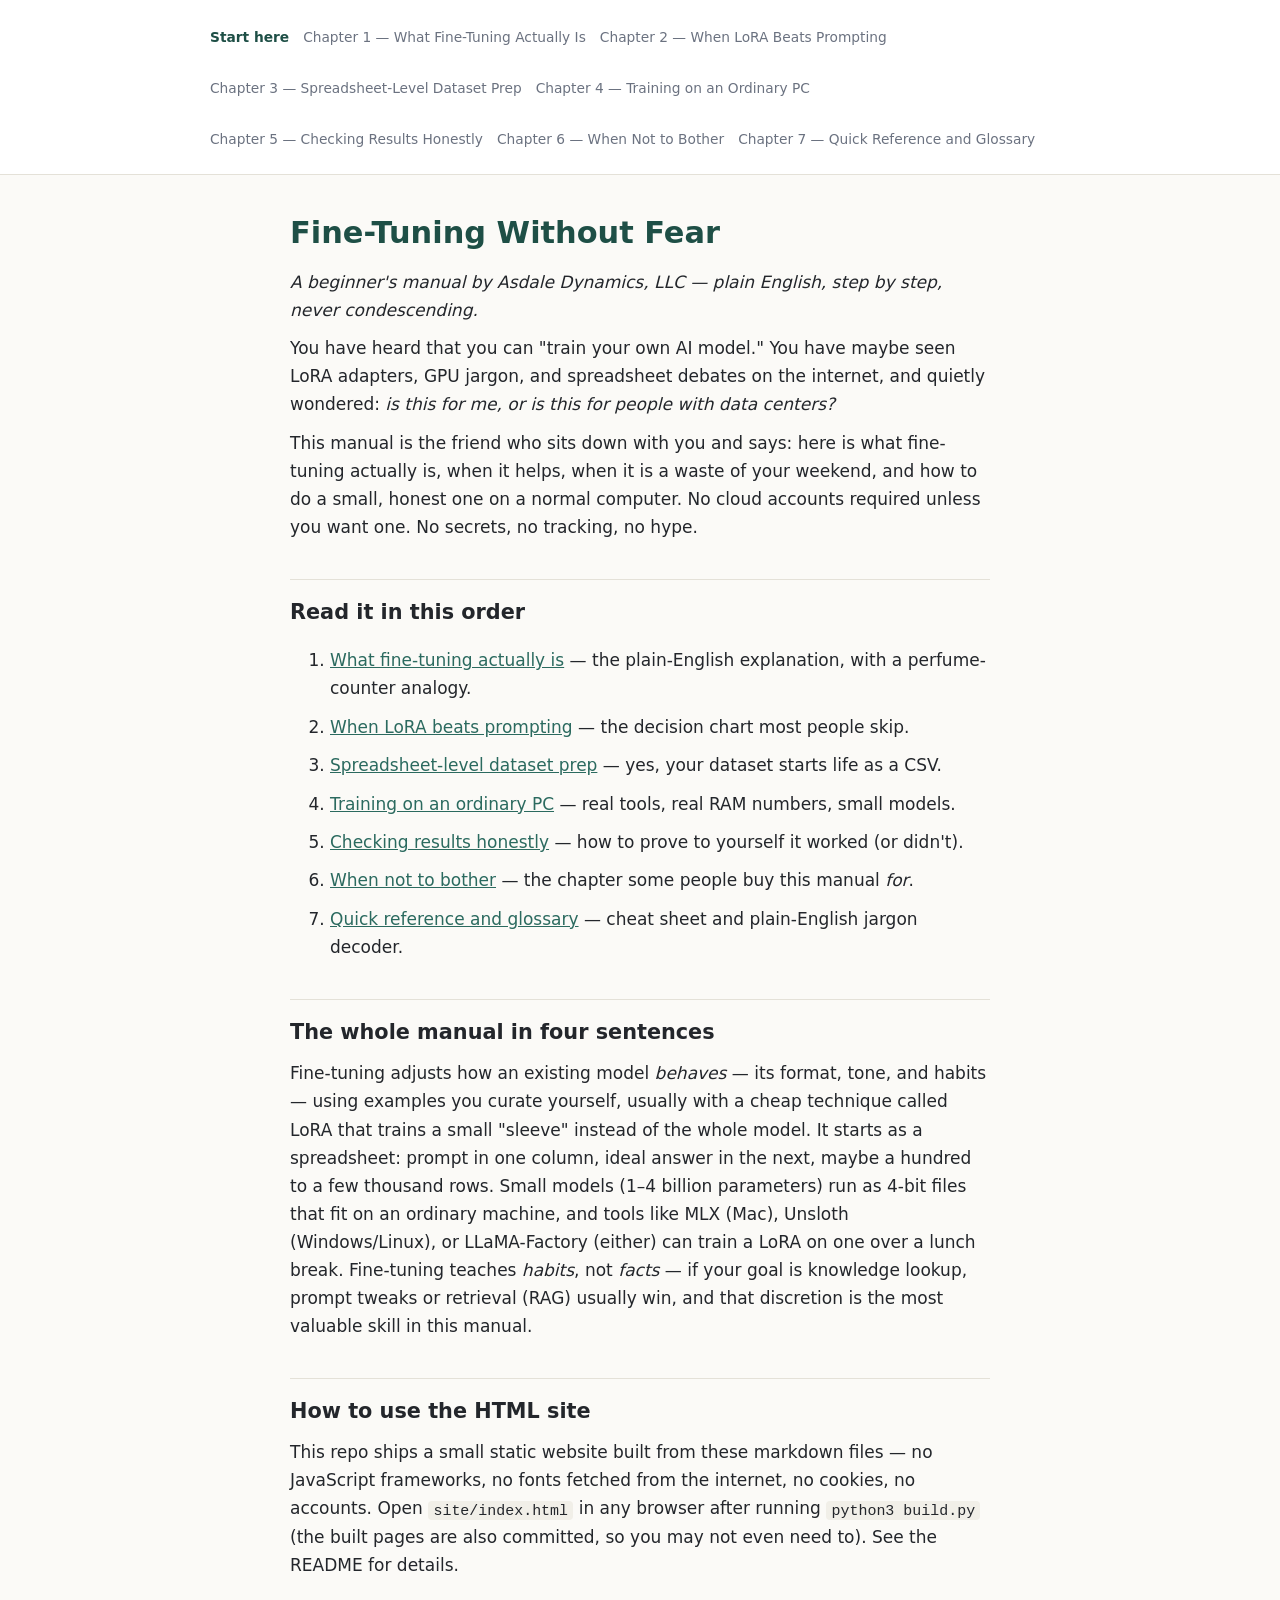
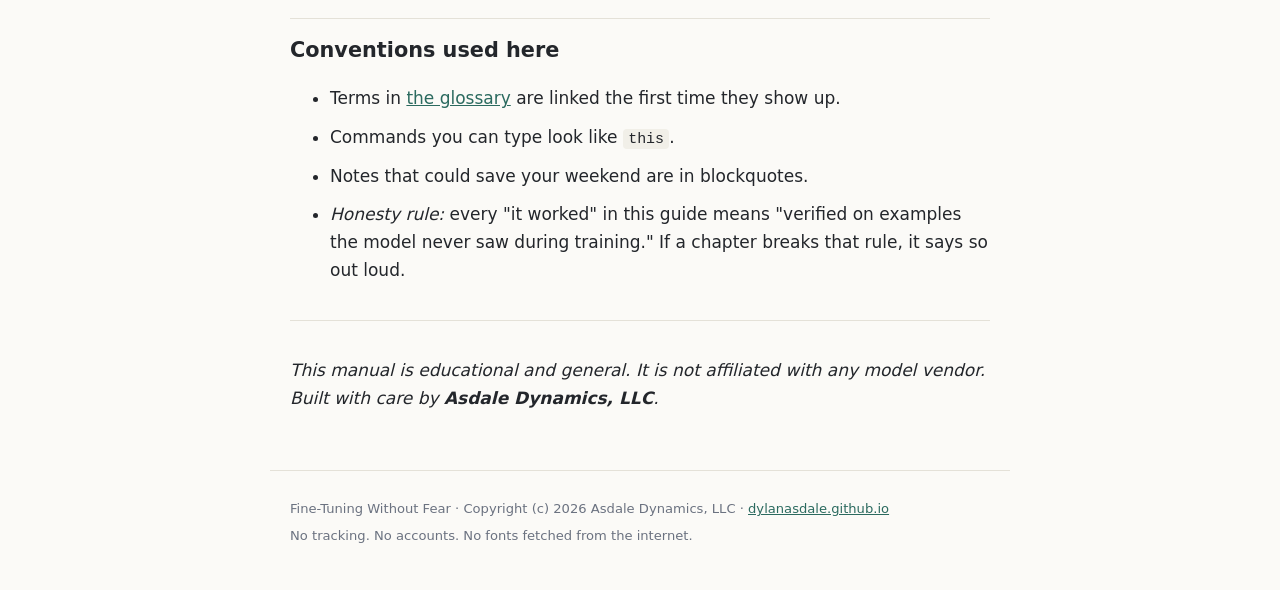
<file: site/index.html>
<!DOCTYPE html>
<html lang="en">
<head>
<meta charset="utf-8">
<meta name="viewport" content="width=device-width, initial-scale=1">
<meta name="description" content="Fine-Tuning Without Fear - a beginner's manual by Asdale Dynamics, LLC">
<title>Fine-Tuning Without Fear · Fine-Tuning Without Fear</title>
<link rel="stylesheet" href="style.css">
</head>
<body>
<nav>
<ul>
<li><a class="current" href="index.html">Start here</a></li><li><a href="01-what-fine-tuning-actually-is.html">Chapter 1 — What Fine-Tuning Actually Is</a></li><li><a href="02-when-lora-beats-prompting.html">Chapter 2 — When LoRA Beats Prompting</a></li><li><a href="03-dataset-prep-spreadsheet-level.html">Chapter 3 — Spreadsheet-Level Dataset Prep</a></li><li><a href="04-training-on-an-ordinary-pc.html">Chapter 4 — Training on an Ordinary PC</a></li><li><a href="05-checking-results-honestly.html">Chapter 5 — Checking Results Honestly</a></li><li><a href="06-when-not-to-bother.html">Chapter 6 — When Not to Bother</a></li><li><a href="07-quick-reference-and-glossary.html">Chapter 7 — Quick Reference and Glossary</a></li>
</ul>
</nav>
<main>
<h1 id="finetuning-without-fear">Fine-Tuning Without Fear</h1>
<p><em>A beginner's manual by Asdale Dynamics, LLC — plain English, step by step, never condescending.</em></p>
<p>You have heard that you can "train your own AI model." You have maybe seen LoRA adapters, GPU jargon, and spreadsheet debates on the internet, and quietly wondered: <em>is this for me, or is this for people with data centers?</em></p>
<p>This manual is the friend who sits down with you and says: here is what fine-tuning actually is, when it helps, when it is a waste of your weekend, and how to do a small, honest one on a normal computer. No cloud accounts required unless you want one. No secrets, no tracking, no hype.</p>
<h2 id="read-it-in-this-order">Read it in this order</h2>
<ol>
<li><a href="01-what-fine-tuning-actually-is.html">What fine-tuning actually is</a> — the plain-English explanation, with a perfume-counter analogy.</li>
<li><a href="02-when-lora-beats-prompting.html">When LoRA beats prompting</a> — the decision chart most people skip.</li>
<li><a href="03-dataset-prep-spreadsheet-level.html">Spreadsheet-level dataset prep</a> — yes, your dataset starts life as a CSV.</li>
<li><a href="04-training-on-an-ordinary-pc.html">Training on an ordinary PC</a> — real tools, real RAM numbers, small models.</li>
<li><a href="05-checking-results-honestly.html">Checking results honestly</a> — how to prove to yourself it worked (or didn't).</li>
<li><a href="06-when-not-to-bother.html">When not to bother</a> — the chapter some people buy this manual <em>for</em>.</li>
<li><a href="07-quick-reference-and-glossary.html">Quick reference and glossary</a> — cheat sheet and plain-English jargon decoder.</li>
</ol>
<h2 id="the-whole-manual-in-four-sentences">The whole manual in four sentences</h2>
<p>Fine-tuning adjusts how an existing model <em>behaves</em> — its format, tone, and habits — using examples you curate yourself, usually with a cheap technique called LoRA that trains a small "sleeve" instead of the whole model. It starts as a spreadsheet: prompt in one column, ideal answer in the next, maybe a hundred to a few thousand rows. Small models (1–4 billion parameters) run as 4-bit files that fit on an ordinary machine, and tools like MLX (Mac), Unsloth (Windows/Linux), or LLaMA-Factory (either) can train a LoRA on one over a lunch break. Fine-tuning teaches <em>habits</em>, not <em>facts</em> — if your goal is knowledge lookup, prompt tweaks or retrieval (RAG) usually win, and that discretion is the most valuable skill in this manual.</p>
<h2 id="how-to-use-the-html-site">How to use the HTML site</h2>
<p>This repo ships a small static website built from these markdown files — no JavaScript frameworks, no fonts fetched from the internet, no cookies, no accounts. Open <code>site/index.html</code> in any browser after running <code>python3 build.py</code> (the built pages are also committed, so you may not even need to). See the README for details.</p>
<h2 id="conventions-used-here">Conventions used here</h2>
<ul>
<li>Terms in <a href="07-quick-reference-and-glossary.html">the glossary</a> are linked the first time they show up.</li>
<li>Commands you can type look like <code>this</code>.</li>
<li>Notes that could save your weekend are in blockquotes.</li>
<li><em>Honesty rule:</em> every "it worked" in this guide means "verified on examples the model never saw during training." If a chapter breaks that rule, it says so out loud.</li>
</ul>
<hr>
<p><em>This manual is educational and general. It is not affiliated with any model vendor. Built with care by <strong>Asdale Dynamics, LLC</strong>.</em></p>
</main>
<footer>
<p>Fine-Tuning Without Fear &middot; Copyright (c) 2026 Asdale Dynamics, LLC &middot; <a href="https://dylanasdale.github.io">dylanasdale.github.io</a></p>
<p>No tracking. No accounts. No fonts fetched from the internet.</p>
</footer>
</body>
</html>
</file>
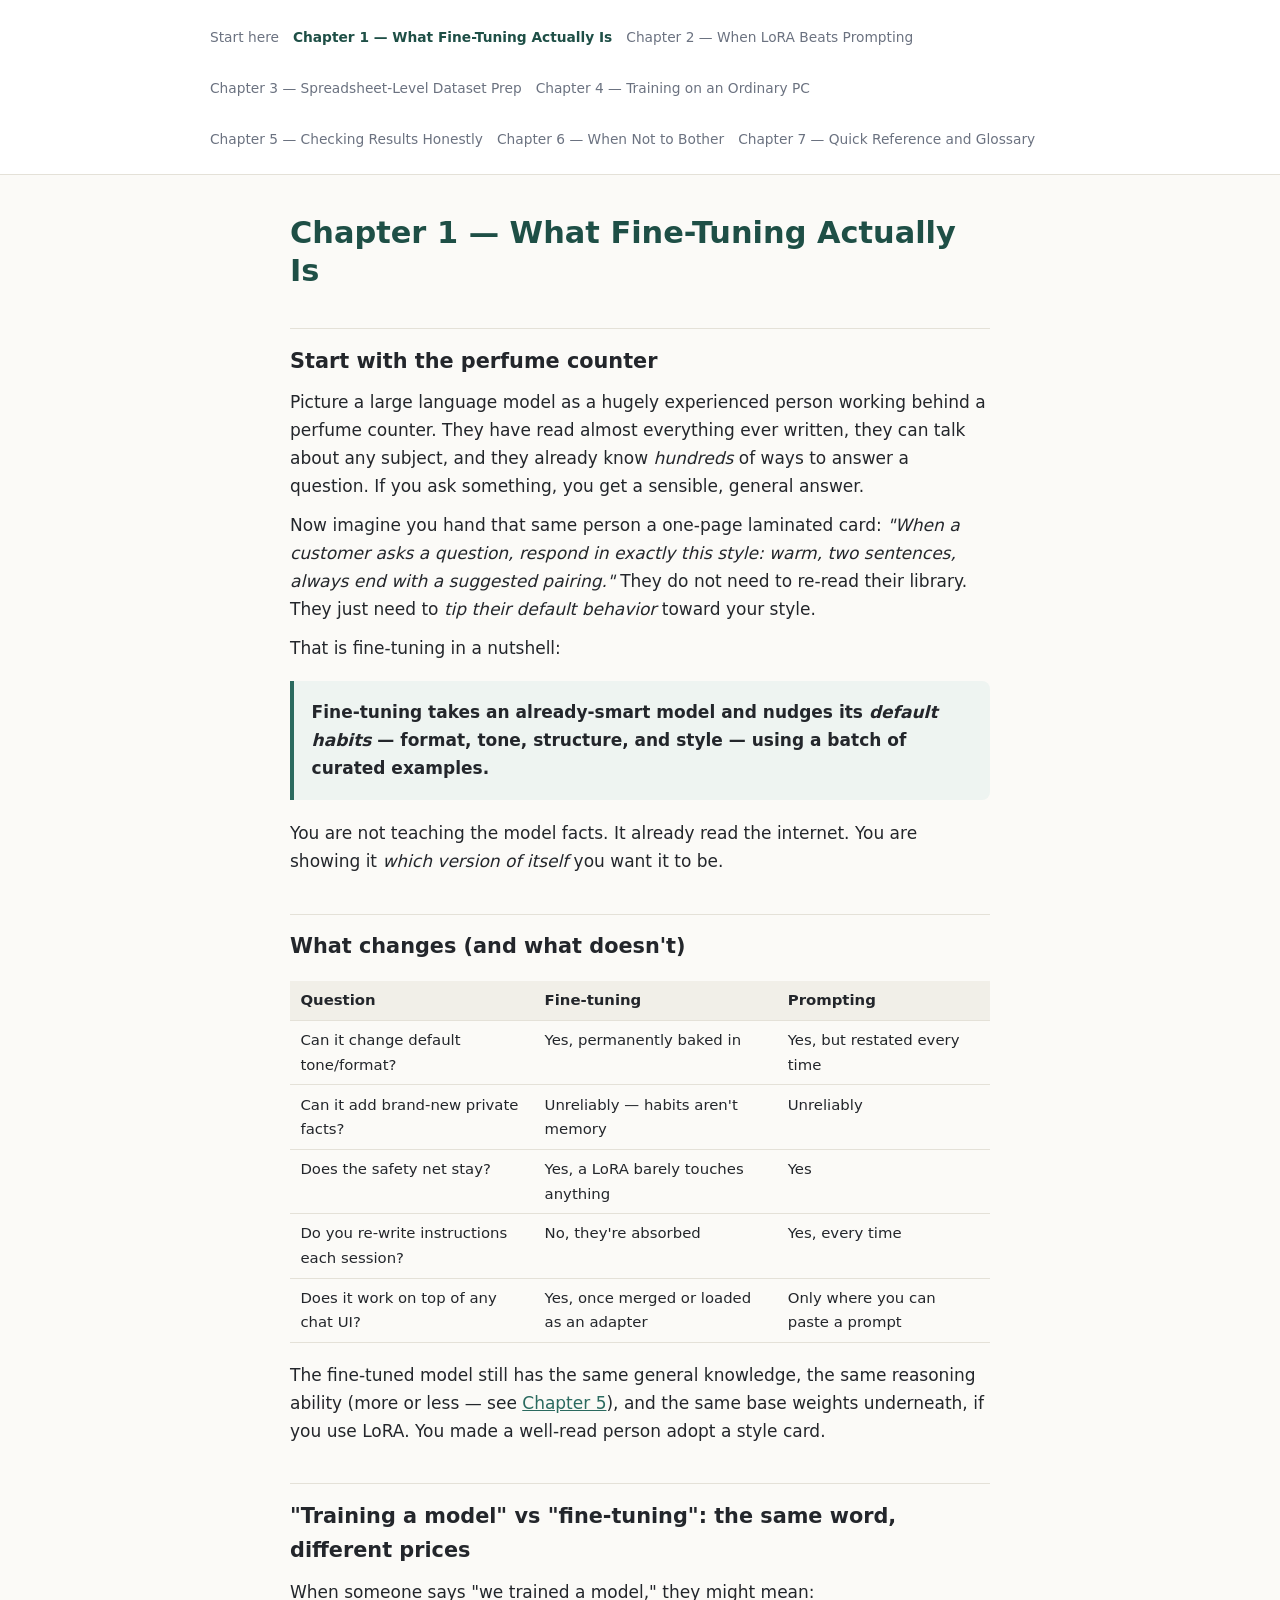
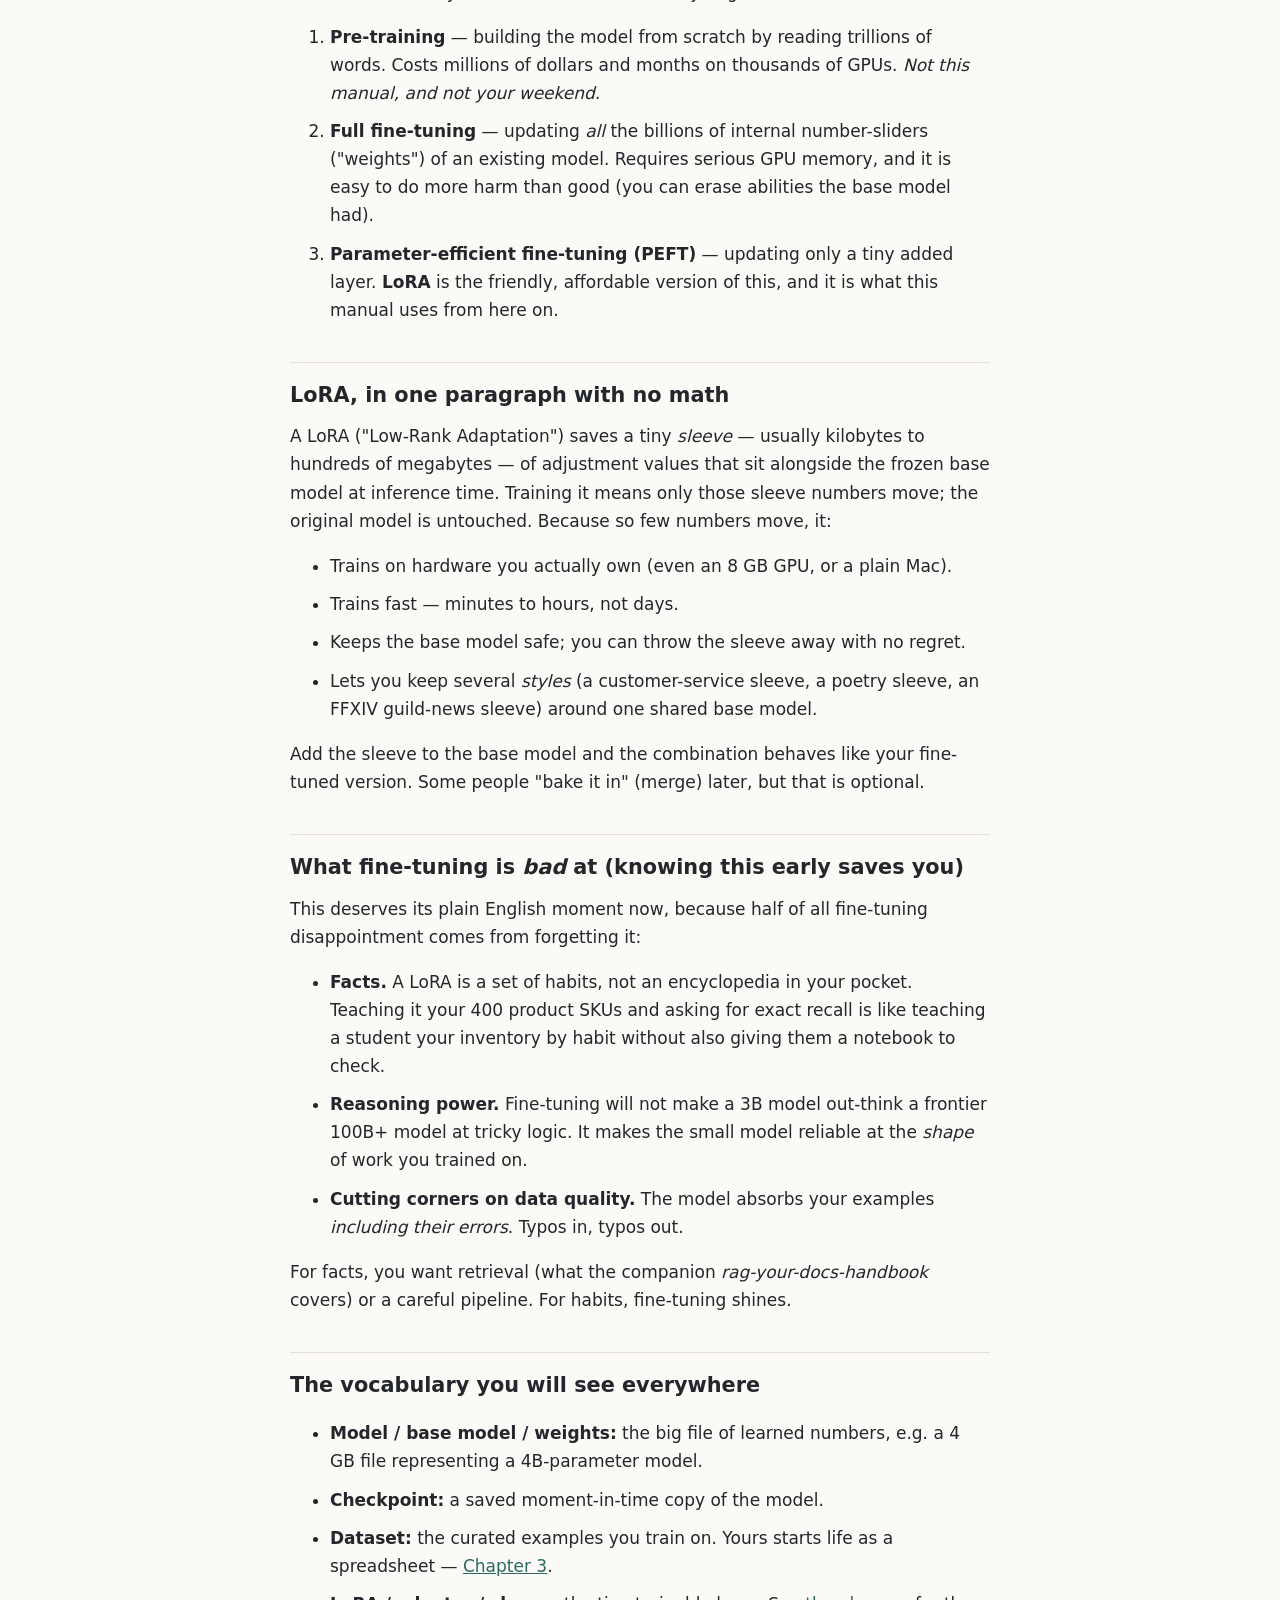
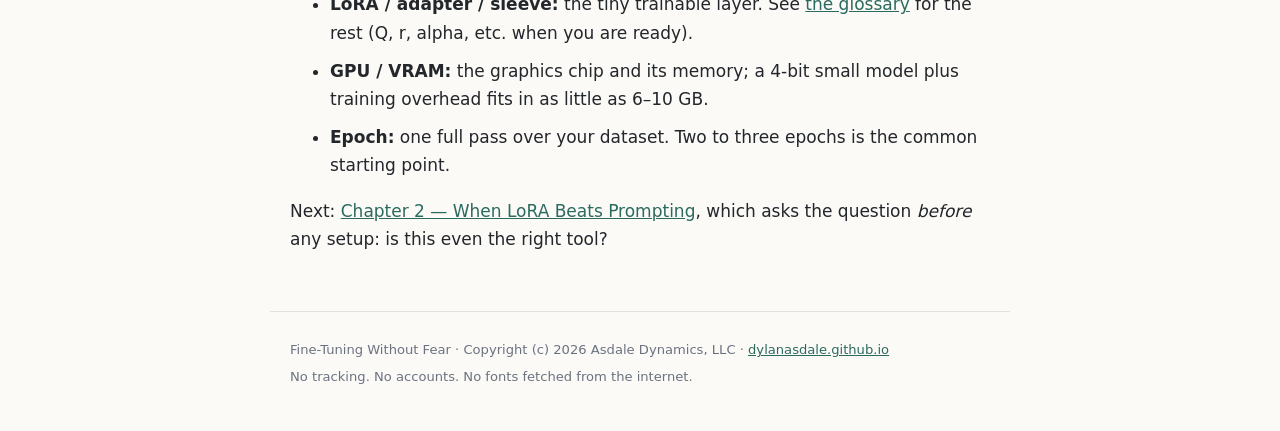
<file: site/01-what-fine-tuning-actually-is.html>
<!DOCTYPE html>
<html lang="en">
<head>
<meta charset="utf-8">
<meta name="viewport" content="width=device-width, initial-scale=1">
<meta name="description" content="Fine-Tuning Without Fear - a beginner's manual by Asdale Dynamics, LLC">
<title>Chapter 1 — What Fine-Tuning Actually Is · Fine-Tuning Without Fear</title>
<link rel="stylesheet" href="style.css">
</head>
<body>
<nav>
<ul>
<li><a href="index.html">Start here</a></li><li><a class="current" href="01-what-fine-tuning-actually-is.html">Chapter 1 — What Fine-Tuning Actually Is</a></li><li><a href="02-when-lora-beats-prompting.html">Chapter 2 — When LoRA Beats Prompting</a></li><li><a href="03-dataset-prep-spreadsheet-level.html">Chapter 3 — Spreadsheet-Level Dataset Prep</a></li><li><a href="04-training-on-an-ordinary-pc.html">Chapter 4 — Training on an Ordinary PC</a></li><li><a href="05-checking-results-honestly.html">Chapter 5 — Checking Results Honestly</a></li><li><a href="06-when-not-to-bother.html">Chapter 6 — When Not to Bother</a></li><li><a href="07-quick-reference-and-glossary.html">Chapter 7 — Quick Reference and Glossary</a></li>
</ul>
</nav>
<main>
<h1 id="chapter-1-what-finetuning-actually-is">Chapter 1 — What Fine-Tuning Actually Is</h1>
<h2 id="start-with-the-perfume-counter">Start with the perfume counter</h2>
<p>Picture a large language model as a hugely experienced person working behind a perfume counter. They have read almost everything ever written, they can talk about any subject, and they already know <em>hundreds</em> of ways to answer a question. If you ask something, you get a sensible, general answer.</p>
<p>Now imagine you hand that same person a one-page laminated card: <em>"When a customer asks a question, respond in exactly this style: warm, two sentences, always end with a suggested pairing."</em> They do not need to re-read their library. They just need to <em>tip their default behavior</em> toward your style.</p>
<p>That is fine-tuning in a nutshell:</p>
<blockquote><p><strong>Fine-tuning takes an already-smart model and nudges its <em>default habits</em> — format, tone, structure, and style — using a batch of curated examples.</strong></p></blockquote>
<p>You are not teaching the model facts. It already read the internet. You are showing it <em>which version of itself</em> you want it to be.</p>
<h2 id="what-changes-and-what-doesnt">What changes (and what doesn't)</h2>
<table><thead>
<tr><th>Question</th><th>Fine-tuning</th><th>Prompting</th></tr>
</thead><tbody>
<tr><td>Can it change default tone/format?</td><td>Yes, permanently baked in</td><td>Yes, but restated every time</td></tr>
<tr><td>Can it add brand-new private facts?</td><td>Unreliably — habits aren't memory</td><td>Unreliably</td></tr>
<tr><td>Does the safety net stay?</td><td>Yes, a LoRA barely touches anything</td><td>Yes</td></tr>
<tr><td>Do you re-write instructions each session?</td><td>No, they're absorbed</td><td>Yes, every time</td></tr>
<tr><td>Does it work on top of any chat UI?</td><td>Yes, once merged or loaded as an adapter</td><td>Only where you can paste a prompt</td></tr>
</tbody></table>
<p>The fine-tuned model still has the same general knowledge, the same reasoning ability (more or less — see <a href="05-checking-results-honestly.html">Chapter 5</a>), and the same base weights underneath, if you use LoRA. You made a well-read person adopt a style card.</p>
<h2 id="training-a-model-vs-finetuning-the-same-word-different-prices">"Training a model" vs "fine-tuning": the same word, different prices</h2>
<p>When someone says "we trained a model," they might mean:</p>
<ol>
<li><strong>Pre-training</strong> — building the model from scratch by reading trillions of words. Costs millions of dollars and months on thousands of GPUs. <em>Not this manual, and not your weekend.</em></li>
<li><strong>Full fine-tuning</strong> — updating <em>all</em> the billions of internal number-sliders ("weights") of an existing model. Requires serious GPU memory, and it is easy to do more harm than good (you can erase abilities the base model had).</li>
<li><strong>Parameter-efficient fine-tuning (PEFT)</strong> — updating only a tiny added layer. <strong>LoRA</strong> is the friendly, affordable version of this, and it is what this manual uses from here on.</li>
</ol>
<h2 id="lora-in-one-paragraph-with-no-math">LoRA, in one paragraph with no math</h2>
<p>A LoRA ("Low-Rank Adaptation") saves a tiny <em>sleeve</em> — usually kilobytes to hundreds of megabytes — of adjustment values that sit alongside the frozen base model at inference time. Training it means only those sleeve numbers move; the original model is untouched. Because so few numbers move, it:</p>
<ul>
<li>Trains on hardware you actually own (even an 8 GB GPU, or a plain Mac).</li>
<li>Trains fast — minutes to hours, not days.</li>
<li>Keeps the base model safe; you can throw the sleeve away with no regret.</li>
<li>Lets you keep several <em>styles</em> (a customer-service sleeve, a poetry sleeve, an FFXIV guild-news sleeve) around one shared base model.</li>
</ul>
<p>Add the sleeve to the base model and the combination behaves like your fine-tuned version. Some people "bake it in" (merge) later, but that is optional.</p>
<h2 id="what-finetuning-is-bad-at-knowing-this-early-saves-you">What fine-tuning is <em>bad</em> at (knowing this early saves you)</h2>
<p>This deserves its plain English moment now, because half of all fine-tuning disappointment comes from forgetting it:</p>
<ul>
<li><strong>Facts.</strong> A LoRA is a set of habits, not an encyclopedia in your pocket. Teaching it your 400 product SKUs and asking for exact recall is like teaching a student your inventory by habit without also giving them a notebook to check.</li>
<li><strong>Reasoning power.</strong> Fine-tuning will not make a 3B model out-think a frontier 100B+ model at tricky logic. It makes the small model reliable at the <em>shape</em> of work you trained on.</li>
<li><strong>Cutting corners on data quality.</strong> The model absorbs your examples <em>including their errors</em>. Typos in, typos out.</li>
</ul>
<p>For facts, you want retrieval (what the companion <em>rag-your-docs-handbook</em> covers) or a careful pipeline. For habits, fine-tuning shines.</p>
<h2 id="the-vocabulary-you-will-see-everywhere">The vocabulary you will see everywhere</h2>
<ul>
<li><strong>Model / base model / weights:</strong> the big file of learned numbers, e.g. a 4 GB file representing a 4B-parameter model.</li>
<li><strong>Checkpoint:</strong> a saved moment-in-time copy of the model.</li>
<li><strong>Dataset:</strong> the curated examples you train on. Yours starts life as a spreadsheet — <a href="03-dataset-prep-spreadsheet-level.html">Chapter 3</a>.</li>
<li><strong>LoRA / adapter / sleeve:</strong> the tiny trainable layer. See <a href="07-quick-reference-and-glossary.html">the glossary</a> for the rest (Q, r, alpha, etc. when you are ready).</li>
<li><strong>GPU / VRAM:</strong> the graphics chip and its memory; a 4-bit small model plus training overhead fits in as little as 6–10 GB.</li>
<li><strong>Epoch:</strong> one full pass over your dataset. Two to three epochs is the common starting point.</li>
</ul>
<p>Next: <a href="02-when-lora-beats-prompting.html">Chapter 2 — When LoRA Beats Prompting</a>, which asks the question <em>before</em> any setup: is this even the right tool?</p>
</main>
<footer>
<p>Fine-Tuning Without Fear &middot; Copyright (c) 2026 Asdale Dynamics, LLC &middot; <a href="https://dylanasdale.github.io">dylanasdale.github.io</a></p>
<p>No tracking. No accounts. No fonts fetched from the internet.</p>
</footer>
</body>
</html>
</file>
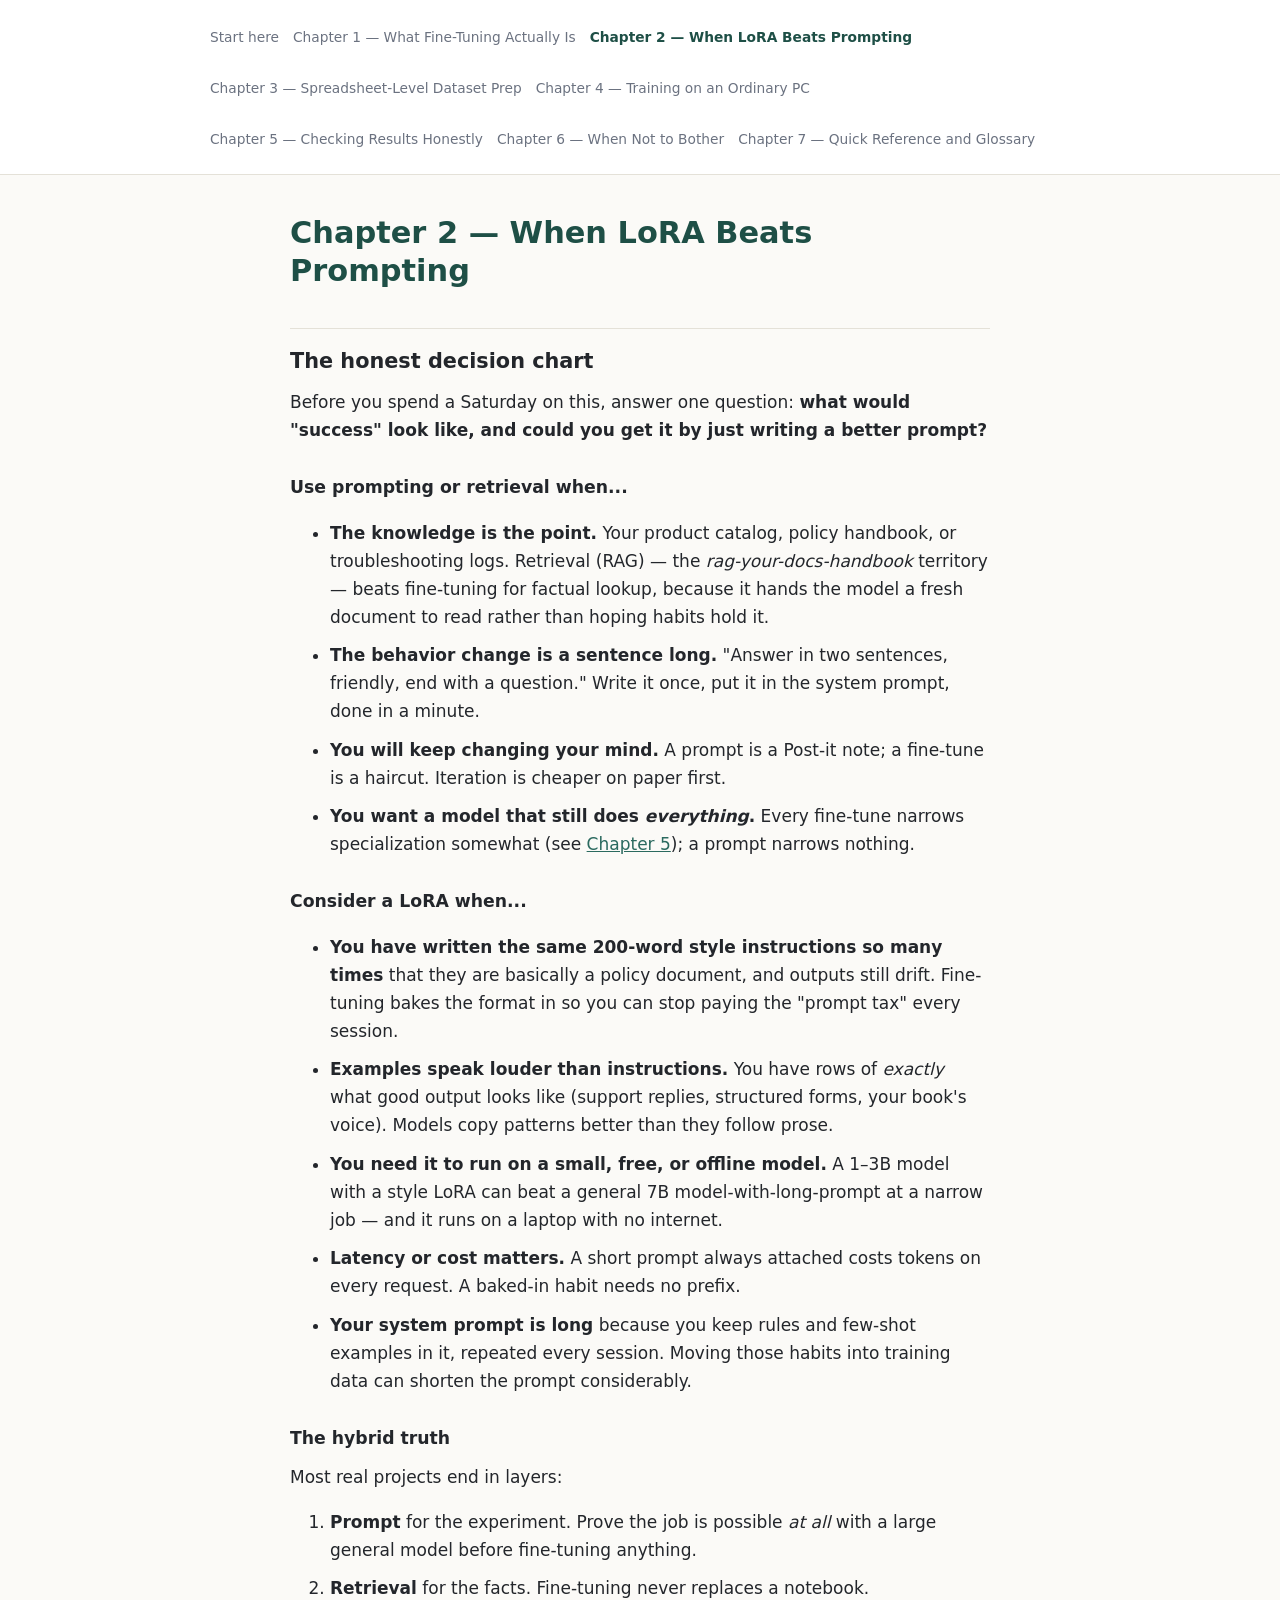
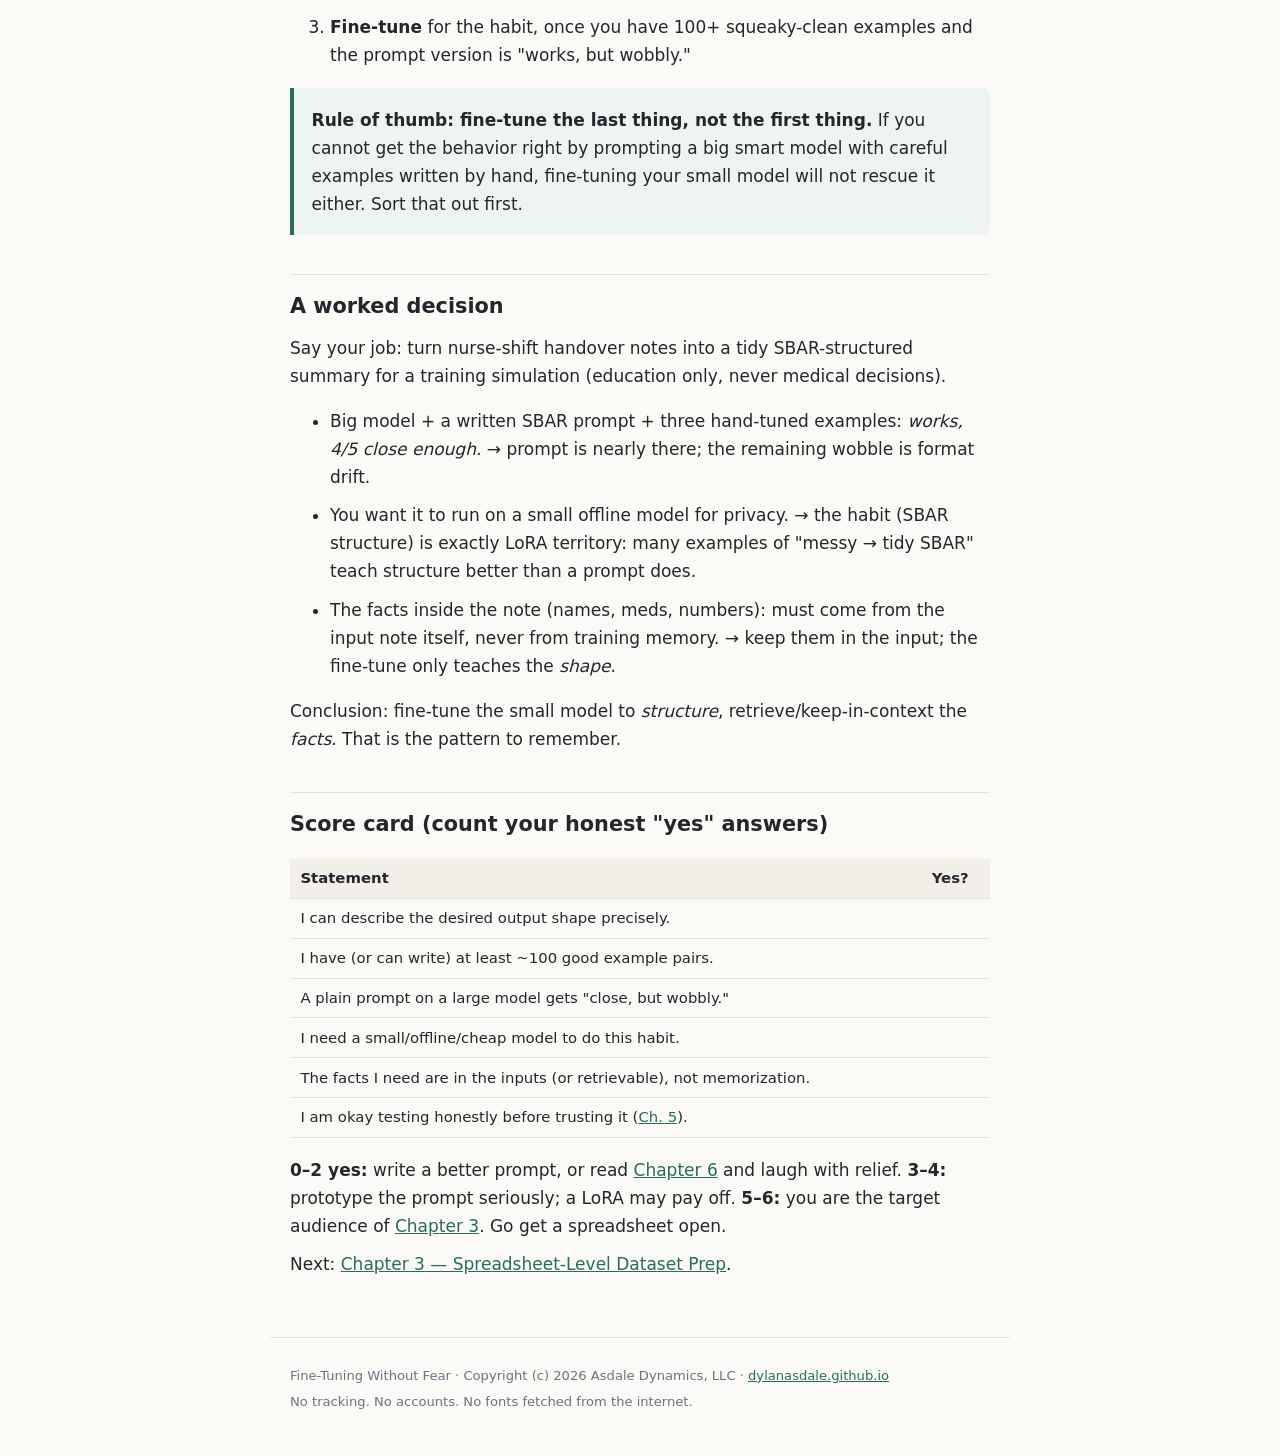
<file: site/02-when-lora-beats-prompting.html>
<!DOCTYPE html>
<html lang="en">
<head>
<meta charset="utf-8">
<meta name="viewport" content="width=device-width, initial-scale=1">
<meta name="description" content="Fine-Tuning Without Fear - a beginner's manual by Asdale Dynamics, LLC">
<title>Chapter 2 — When LoRA Beats Prompting · Fine-Tuning Without Fear</title>
<link rel="stylesheet" href="style.css">
</head>
<body>
<nav>
<ul>
<li><a href="index.html">Start here</a></li><li><a href="01-what-fine-tuning-actually-is.html">Chapter 1 — What Fine-Tuning Actually Is</a></li><li><a class="current" href="02-when-lora-beats-prompting.html">Chapter 2 — When LoRA Beats Prompting</a></li><li><a href="03-dataset-prep-spreadsheet-level.html">Chapter 3 — Spreadsheet-Level Dataset Prep</a></li><li><a href="04-training-on-an-ordinary-pc.html">Chapter 4 — Training on an Ordinary PC</a></li><li><a href="05-checking-results-honestly.html">Chapter 5 — Checking Results Honestly</a></li><li><a href="06-when-not-to-bother.html">Chapter 6 — When Not to Bother</a></li><li><a href="07-quick-reference-and-glossary.html">Chapter 7 — Quick Reference and Glossary</a></li>
</ul>
</nav>
<main>
<h1 id="chapter-2-when-lora-beats-prompting">Chapter 2 — When LoRA Beats Prompting</h1>
<h2 id="the-honest-decision-chart">The honest decision chart</h2>
<p>Before you spend a Saturday on this, answer one question: <strong>what would "success" look like, and could you get it by just writing a better prompt?</strong></p>
<h3 id="use-prompting-or-retrieval-when">Use prompting or retrieval when...</h3>
<ul>
<li><strong>The knowledge is the point.</strong> Your product catalog, policy handbook, or troubleshooting logs. Retrieval (RAG) — the <em>rag-your-docs-handbook</em> territory — beats fine-tuning for factual lookup, because it hands the model a fresh document to read rather than hoping habits hold it.</li>
<li><strong>The behavior change is a sentence long.</strong> "Answer in two sentences, friendly, end with a question." Write it once, put it in the system prompt, done in a minute.</li>
<li><strong>You will keep changing your mind.</strong> A prompt is a Post-it note; a fine-tune is a haircut. Iteration is cheaper on paper first.</li>
<li><strong>You want a model that still does <em>everything</em>.</strong> Every fine-tune narrows specialization somewhat (see <a href="05-checking-results-honestly.html">Chapter 5</a>); a prompt narrows nothing.</li>
</ul>
<h3 id="consider-a-lora-when">Consider a LoRA when...</h3>
<ul>
<li><strong>You have written the same 200-word style instructions so many times</strong> that they are basically a policy document, and outputs still drift. Fine-tuning bakes the format in so you can stop paying the "prompt tax" every session.</li>
<li><strong>Examples speak louder than instructions.</strong> You have rows of <em>exactly</em> what good output looks like (support replies, structured forms, your book's voice). Models copy patterns better than they follow prose.</li>
<li><strong>You need it to run on a small, free, or offline model.</strong> A 1–3B model with a style LoRA can beat a general 7B model-with-long-prompt at a narrow job — and it runs on a laptop with no internet.</li>
<li><strong>Latency or cost matters.</strong> A short prompt always attached costs tokens on every request. A baked-in habit needs no prefix.</li>
<li><strong>Your system prompt is long</strong> because you keep rules and few-shot examples in it, repeated every session. Moving those habits into training data can shorten the prompt considerably.</li>
</ul>
<h3 id="the-hybrid-truth">The hybrid truth</h3>
<p>Most real projects end in layers:</p>
<ol>
<li><strong>Prompt</strong> for the experiment. Prove the job is possible <em>at all</em> with a large general model before fine-tuning anything.</li>
<li><strong>Retrieval</strong> for the facts. Fine-tuning never replaces a notebook.</li>
<li><strong>Fine-tune</strong> for the habit, once you have 100+ squeaky-clean examples and the prompt version is "works, but wobbly."</li>
</ol>
<blockquote><p><strong>Rule of thumb: fine-tune the last thing, not the first thing.</strong> If you cannot get the behavior right by prompting a big smart model with careful examples written by hand, fine-tuning your small model will not rescue it either. Sort that out first.</p></blockquote>
<h2 id="a-worked-decision">A worked decision</h2>
<p>Say your job: turn nurse-shift handover notes into a tidy SBAR-structured summary for a training simulation (education only, never medical decisions).</p>
<ul>
<li>Big model + a written SBAR prompt + three hand-tuned examples: <em>works, 4/5 close enough.</em> → prompt is nearly there; the remaining wobble is format drift.</li>
<li>You want it to run on a small offline model for privacy. → the habit (SBAR structure) is exactly LoRA territory: many examples of "messy → tidy SBAR" teach structure better than a prompt does.</li>
<li>The facts inside the note (names, meds, numbers): must come from the input note itself, never from training memory. → keep them in the input; the fine-tune only teaches the <em>shape</em>.</li>
</ul>
<p>Conclusion: fine-tune the small model to <em>structure</em>, retrieve/keep-in-context the <em>facts</em>. That is the pattern to remember.</p>
<h2 id="score-card-count-your-honest-yes-answers">Score card (count your honest "yes" answers)</h2>
<table><thead>
<tr><th>Statement</th><th>Yes?</th></tr>
</thead><tbody>
<tr><td>I can describe the desired output shape precisely.</td><td></td></tr>
<tr><td>I have (or can write) at least ~100 good example pairs.</td><td></td></tr>
<tr><td>A plain prompt on a large model gets "close, but wobbly."</td><td></td></tr>
<tr><td>I need a small/offline/cheap model to do this habit.</td><td></td></tr>
<tr><td>The facts I need are in the inputs (or retrievable), not memorization.</td><td></td></tr>
<tr><td>I am okay testing honestly before trusting it (<a href="05-checking-results-honestly.html">Ch. 5</a>).</td><td></td></tr>
</tbody></table>
<p><strong>0–2 yes:</strong> write a better prompt, or read <a href="06-when-not-to-bother.html">Chapter 6</a> and laugh with relief. <strong>3–4:</strong> prototype the prompt seriously; a LoRA may pay off. <strong>5–6:</strong> you are the target audience of <a href="03-dataset-prep-spreadsheet-level.html">Chapter 3</a>. Go get a spreadsheet open.</p>
<p>Next: <a href="03-dataset-prep-spreadsheet-level.html">Chapter 3 — Spreadsheet-Level Dataset Prep</a>.</p>
</main>
<footer>
<p>Fine-Tuning Without Fear &middot; Copyright (c) 2026 Asdale Dynamics, LLC &middot; <a href="https://dylanasdale.github.io">dylanasdale.github.io</a></p>
<p>No tracking. No accounts. No fonts fetched from the internet.</p>
</footer>
</body>
</html>
</file>
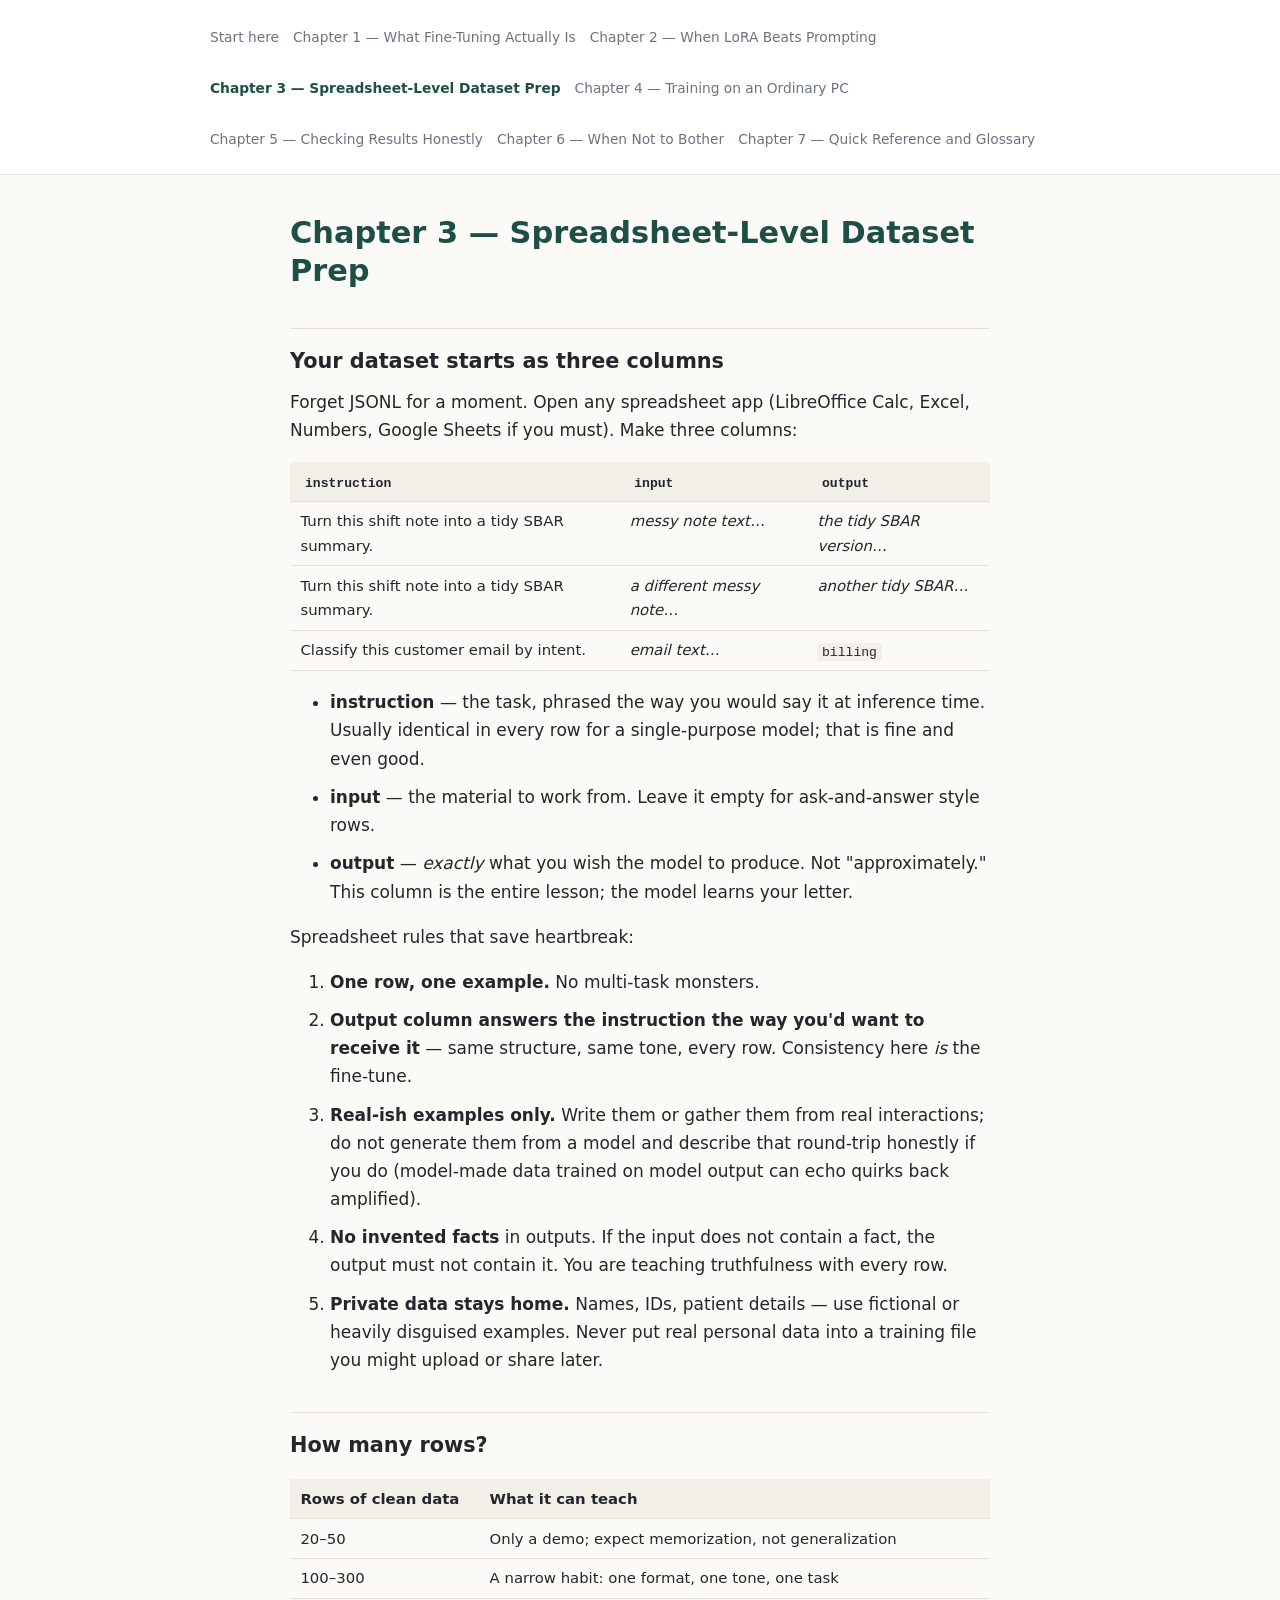
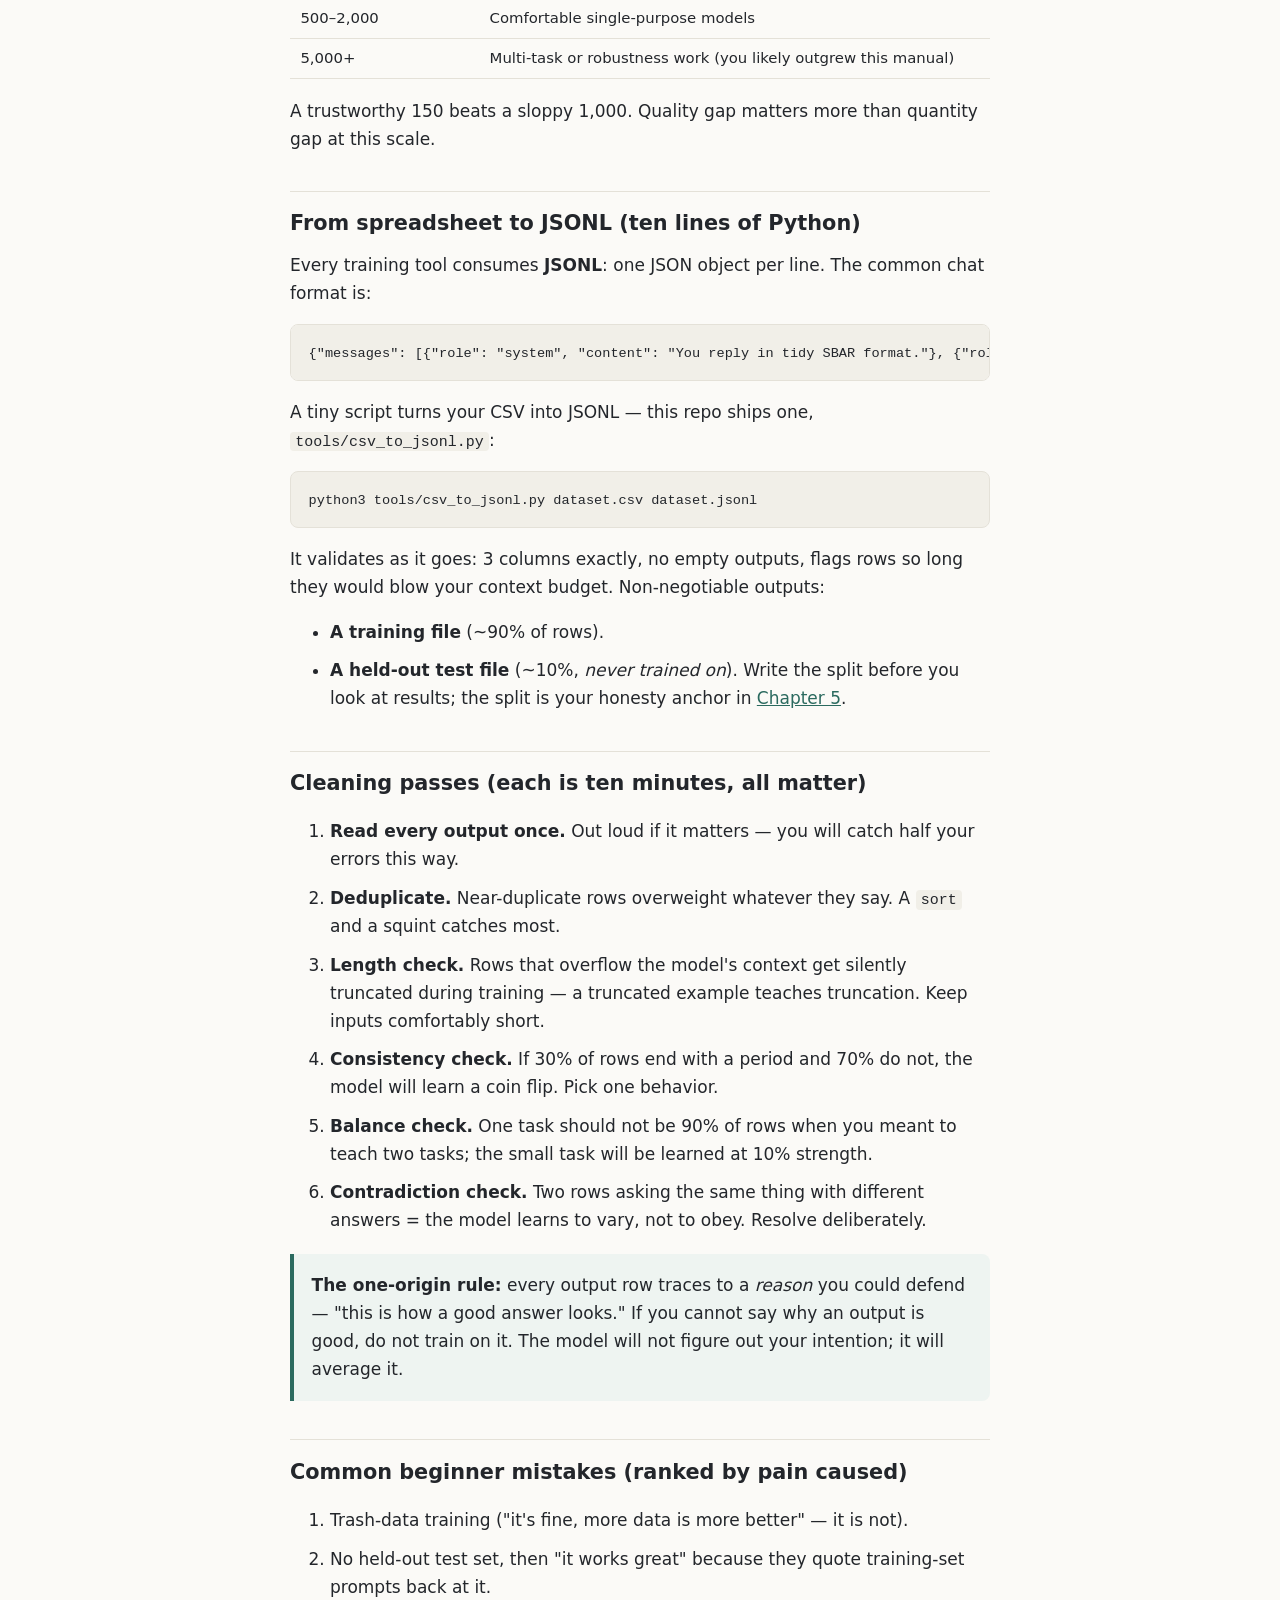
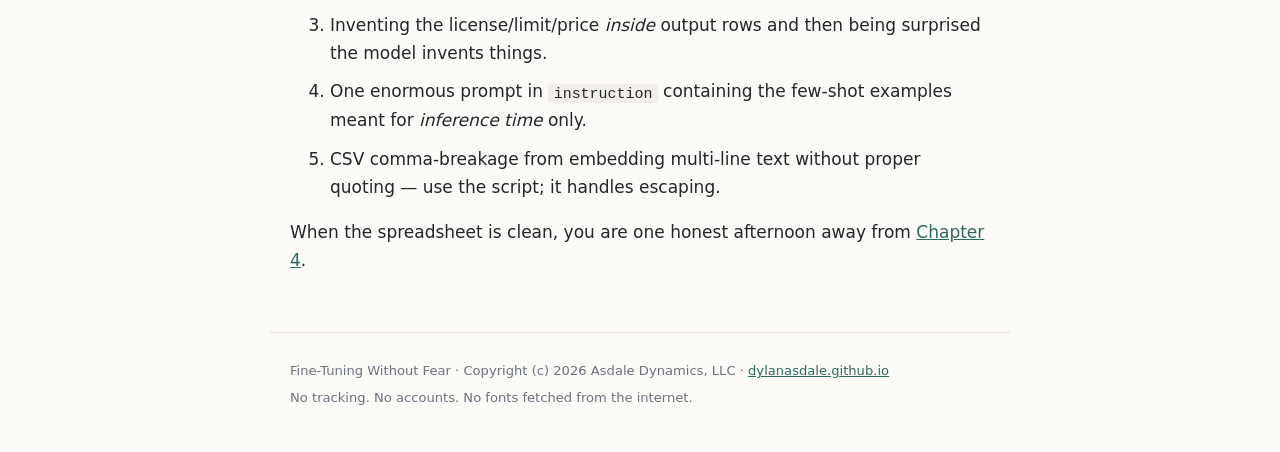
<file: site/03-dataset-prep-spreadsheet-level.html>
<!DOCTYPE html>
<html lang="en">
<head>
<meta charset="utf-8">
<meta name="viewport" content="width=device-width, initial-scale=1">
<meta name="description" content="Fine-Tuning Without Fear - a beginner's manual by Asdale Dynamics, LLC">
<title>Chapter 3 — Spreadsheet-Level Dataset Prep · Fine-Tuning Without Fear</title>
<link rel="stylesheet" href="style.css">
</head>
<body>
<nav>
<ul>
<li><a href="index.html">Start here</a></li><li><a href="01-what-fine-tuning-actually-is.html">Chapter 1 — What Fine-Tuning Actually Is</a></li><li><a href="02-when-lora-beats-prompting.html">Chapter 2 — When LoRA Beats Prompting</a></li><li><a class="current" href="03-dataset-prep-spreadsheet-level.html">Chapter 3 — Spreadsheet-Level Dataset Prep</a></li><li><a href="04-training-on-an-ordinary-pc.html">Chapter 4 — Training on an Ordinary PC</a></li><li><a href="05-checking-results-honestly.html">Chapter 5 — Checking Results Honestly</a></li><li><a href="06-when-not-to-bother.html">Chapter 6 — When Not to Bother</a></li><li><a href="07-quick-reference-and-glossary.html">Chapter 7 — Quick Reference and Glossary</a></li>
</ul>
</nav>
<main>
<h1 id="chapter-3-spreadsheetlevel-dataset-prep">Chapter 3 — Spreadsheet-Level Dataset Prep</h1>
<h2 id="your-dataset-starts-as-three-columns">Your dataset starts as three columns</h2>
<p>Forget JSONL for a moment. Open any spreadsheet app (LibreOffice Calc, Excel, Numbers, Google Sheets if you must). Make three columns:</p>
<table><thead>
<tr><th><code>instruction</code></th><th><code>input</code></th><th><code>output</code></th></tr>
</thead><tbody>
<tr><td>Turn this shift note into a tidy SBAR summary.</td><td><em>messy note text…</em></td><td><em>the tidy SBAR version…</em></td></tr>
<tr><td>Turn this shift note into a tidy SBAR summary.</td><td><em>a different messy note…</em></td><td><em>another tidy SBAR…</em></td></tr>
<tr><td>Classify this customer email by intent.</td><td><em>email text…</em></td><td><code>billing</code></td></tr>
</tbody></table>
<ul>
<li><strong>instruction</strong> — the task, phrased the way you would say it at inference time. Usually identical in every row for a single-purpose model; that is fine and even good.</li>
<li><strong>input</strong> — the material to work from. Leave it empty for ask-and-answer style rows.</li>
<li><strong>output</strong> — <em>exactly</em> what you wish the model to produce. Not "approximately." This column is the entire lesson; the model learns your letter.</li>
</ul>
<p>Spreadsheet rules that save heartbreak:</p>
<ol>
<li><strong>One row, one example.</strong> No multi-task monsters.</li>
<li><strong>Output column answers the instruction the way you'd want to receive it</strong> — same structure, same tone, every row. Consistency here <em>is</em> the fine-tune.</li>
<li><strong>Real-ish examples only.</strong> Write them or gather them from real interactions; do not generate them from a model and describe that round-trip honestly if you do (model-made data trained on model output can echo quirks back amplified).</li>
<li><strong>No invented facts</strong> in outputs. If the input does not contain a fact, the output must not contain it. You are teaching truthfulness with every row.</li>
<li><strong>Private data stays home.</strong> Names, IDs, patient details — use fictional or heavily disguised examples. Never put real personal data into a training file you might upload or share later.</li>
</ol>
<h2 id="how-many-rows">How many rows?</h2>
<table><thead>
<tr><th>Rows of clean data</th><th>What it can teach</th></tr>
</thead><tbody>
<tr><td>20–50</td><td>Only a demo; expect memorization, not generalization</td></tr>
<tr><td>100–300</td><td>A narrow habit: one format, one tone, one task</td></tr>
<tr><td>500–2,000</td><td>Comfortable single-purpose models</td></tr>
<tr><td>5,000+</td><td>Multi-task or robustness work (you likely outgrew this manual)</td></tr>
</tbody></table>
<p>A trustworthy 150 beats a sloppy 1,000. Quality gap matters more than quantity gap at this scale.</p>
<h2 id="from-spreadsheet-to-jsonl-ten-lines-of-python">From spreadsheet to JSONL (ten lines of Python)</h2>
<p>Every training tool consumes <strong>JSONL</strong>: one JSON object per line. The common chat format is:</p>
<pre><code class="lang-json">{&quot;messages&quot;: [{&quot;role&quot;: &quot;system&quot;, &quot;content&quot;: &quot;You reply in tidy SBAR format.&quot;}, {&quot;role&quot;: &quot;user&quot;, &quot;content&quot;: &quot;INSTRUCTION + INPUT HERE&quot;}, {&quot;role&quot;: &quot;assistant&quot;, &quot;content&quot;: &quot;OUTPUT HERE&quot;}]}</code></pre>
<p>A tiny script turns your CSV into JSONL — this repo ships one, <code>tools/csv_to_jsonl.py</code>:</p>
<pre><code class="lang-bash">python3 tools/csv_to_jsonl.py dataset.csv dataset.jsonl</code></pre>
<p>It validates as it goes: 3 columns exactly, no empty outputs, flags rows so long they would blow your context budget. Non-negotiable outputs:</p>
<ul>
<li><strong>A training file</strong> (~90% of rows).</li>
<li><strong>A held-out test file</strong> (~10%, <em>never trained on</em>). Write the split before you look at results; the split is your honesty anchor in <a href="05-checking-results-honestly.html">Chapter 5</a>.</li>
</ul>
<h2 id="cleaning-passes-each-is-ten-minutes-all-matter">Cleaning passes (each is ten minutes, all matter)</h2>
<ol>
<li><strong>Read every output once.</strong> Out loud if it matters — you will catch half your errors this way.</li>
<li><strong>Deduplicate.</strong> Near-duplicate rows overweight whatever they say. A <code>sort</code> and a squint catches most.</li>
<li><strong>Length check.</strong> Rows that overflow the model's context get silently truncated during training — a truncated example teaches truncation. Keep inputs comfortably short.</li>
<li><strong>Consistency check.</strong> If 30% of rows end with a period and 70% do not, the model will learn a coin flip. Pick one behavior.</li>
<li><strong>Balance check.</strong> One task should not be 90% of rows when you meant to teach two tasks; the small task will be learned at 10% strength.</li>
<li><strong>Contradiction check.</strong> Two rows asking the same thing with different answers = the model learns to vary, not to obey. Resolve deliberately.</li>
</ol>
<blockquote><p><strong>The one-origin rule:</strong> every output row traces to a <em>reason</em> you could defend — "this is how a good answer looks." If you cannot say why an output is good, do not train on it. The model will not figure out your intention; it will average it.</p></blockquote>
<h2 id="common-beginner-mistakes-ranked-by-pain-caused">Common beginner mistakes (ranked by pain caused)</h2>
<ol>
<li>Trash-data training ("it's fine, more data is more better" — it is not).</li>
<li>No held-out test set, then "it works great" because they quote training-set prompts back at it.</li>
<li>Inventing the license/limit/price <em>inside</em> output rows and then being surprised the model invents things.</li>
<li>One enormous prompt in <code>instruction</code> containing the few-shot examples meant for <em>inference time</em> only.</li>
<li>CSV comma-breakage from embedding multi-line text without proper quoting — use the script; it handles escaping.</li>
</ol>
<p>When the spreadsheet is clean, you are one honest afternoon away from <a href="04-training-on-an-ordinary-pc.html">Chapter 4</a>.</p>
</main>
<footer>
<p>Fine-Tuning Without Fear &middot; Copyright (c) 2026 Asdale Dynamics, LLC &middot; <a href="https://dylanasdale.github.io">dylanasdale.github.io</a></p>
<p>No tracking. No accounts. No fonts fetched from the internet.</p>
</footer>
</body>
</html>
</file>
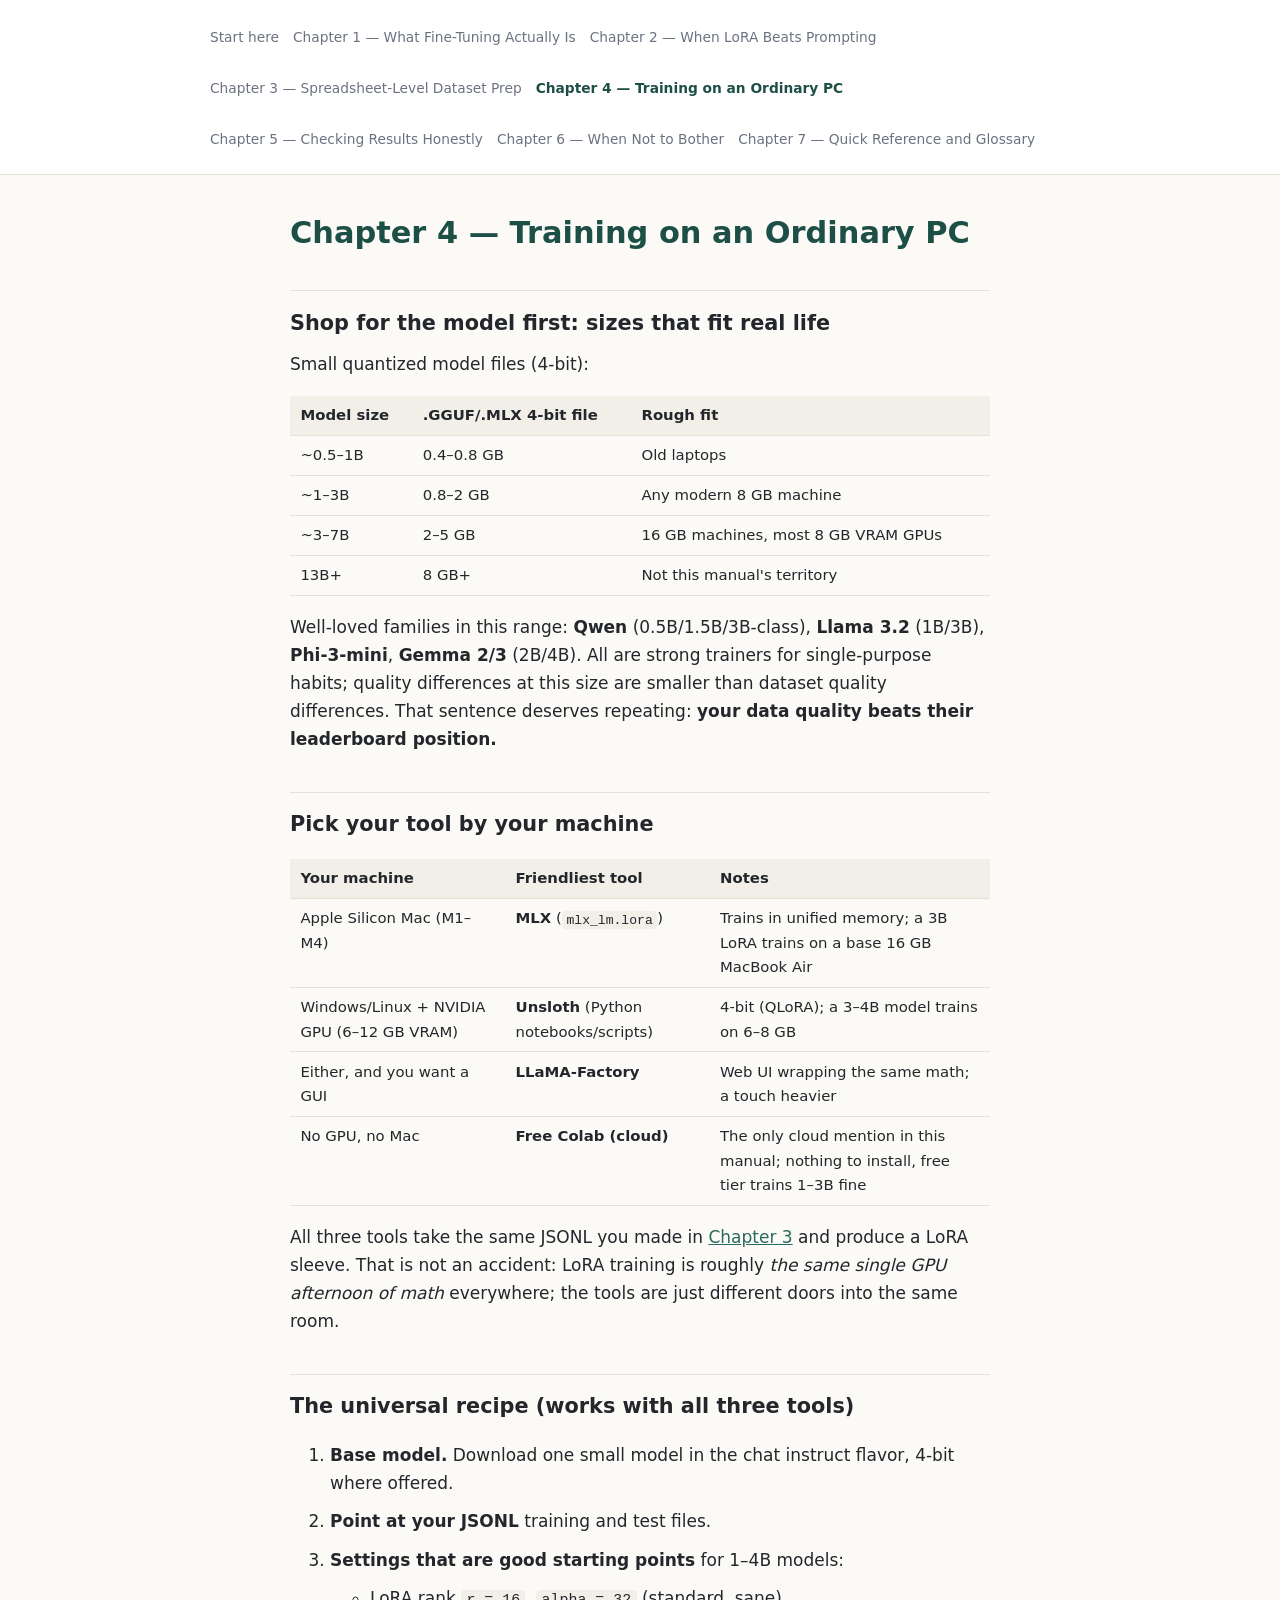
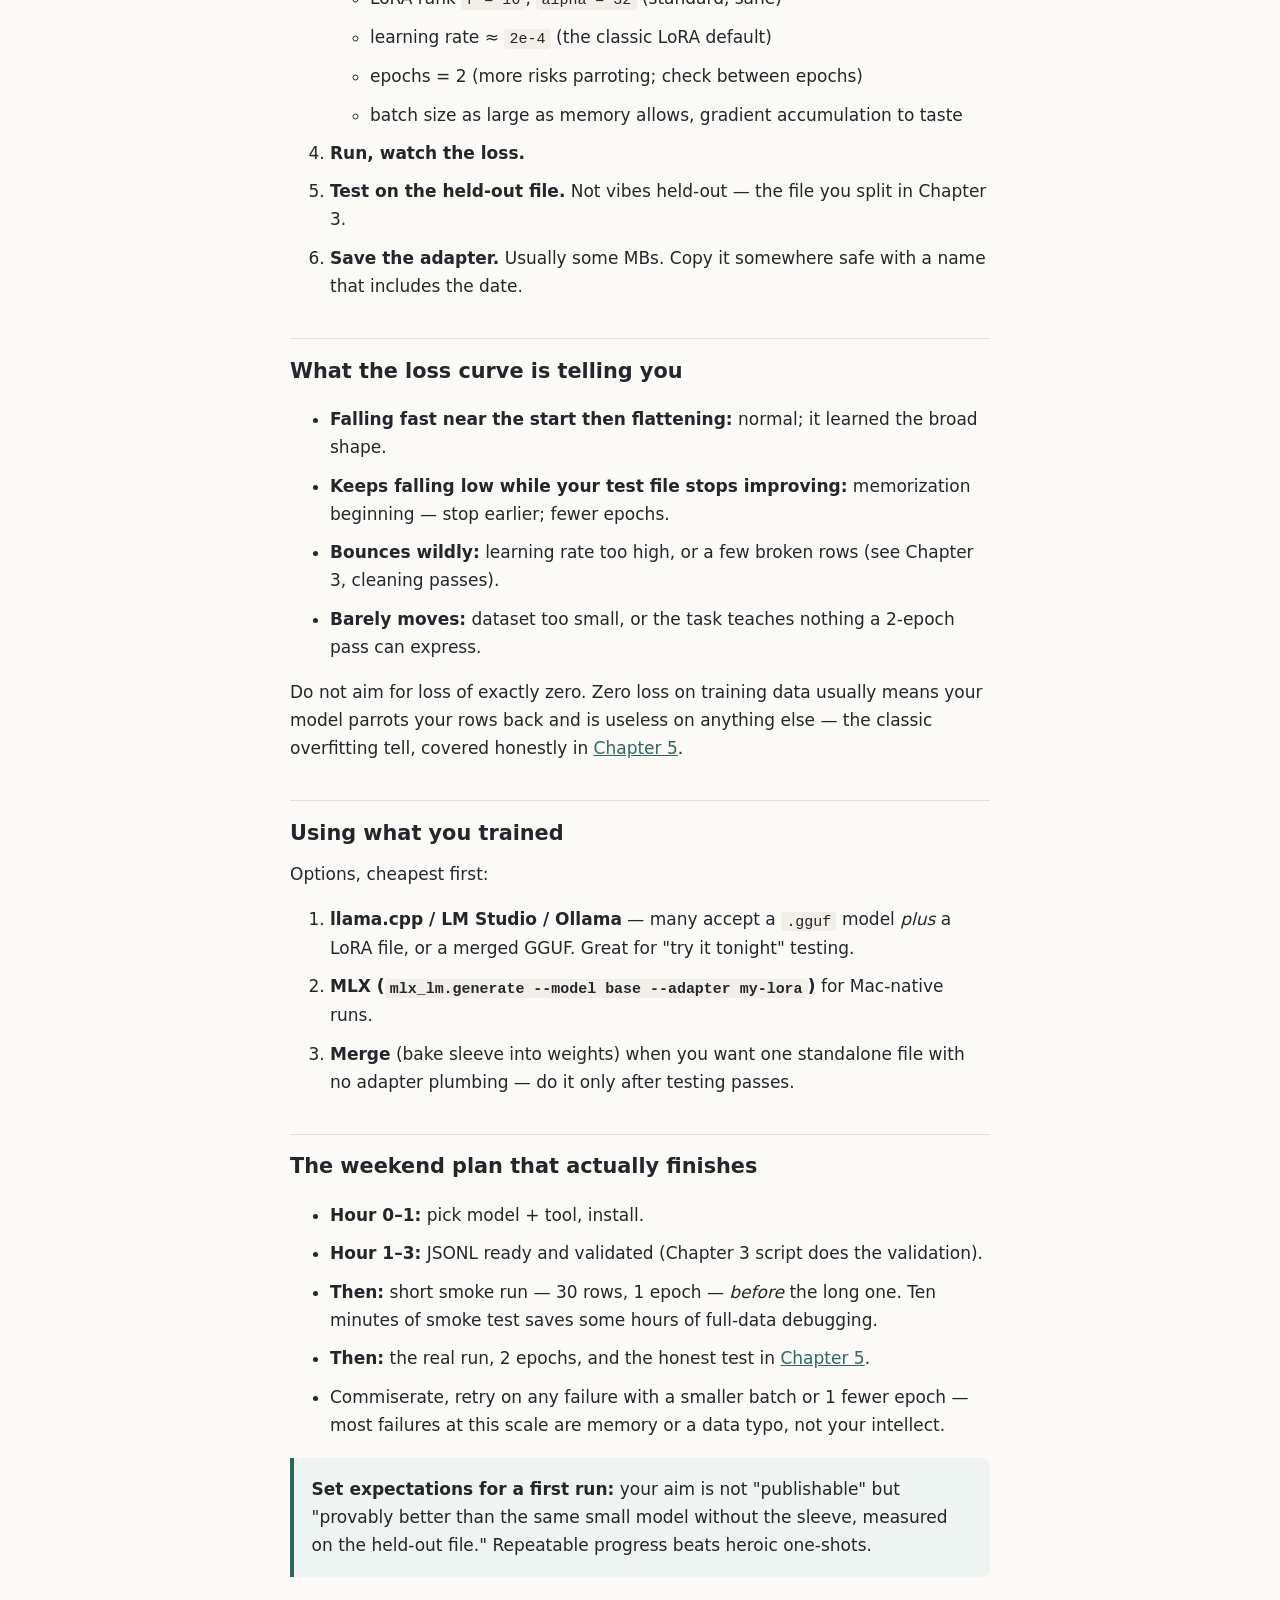
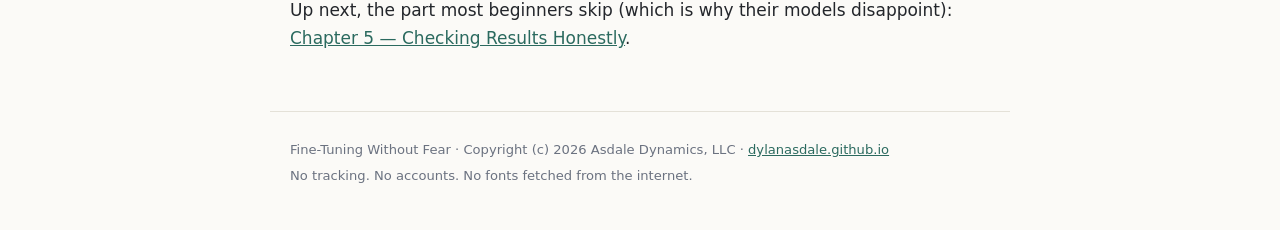
<file: site/04-training-on-an-ordinary-pc.html>
<!DOCTYPE html>
<html lang="en">
<head>
<meta charset="utf-8">
<meta name="viewport" content="width=device-width, initial-scale=1">
<meta name="description" content="Fine-Tuning Without Fear - a beginner's manual by Asdale Dynamics, LLC">
<title>Chapter 4 — Training on an Ordinary PC · Fine-Tuning Without Fear</title>
<link rel="stylesheet" href="style.css">
</head>
<body>
<nav>
<ul>
<li><a href="index.html">Start here</a></li><li><a href="01-what-fine-tuning-actually-is.html">Chapter 1 — What Fine-Tuning Actually Is</a></li><li><a href="02-when-lora-beats-prompting.html">Chapter 2 — When LoRA Beats Prompting</a></li><li><a href="03-dataset-prep-spreadsheet-level.html">Chapter 3 — Spreadsheet-Level Dataset Prep</a></li><li><a class="current" href="04-training-on-an-ordinary-pc.html">Chapter 4 — Training on an Ordinary PC</a></li><li><a href="05-checking-results-honestly.html">Chapter 5 — Checking Results Honestly</a></li><li><a href="06-when-not-to-bother.html">Chapter 6 — When Not to Bother</a></li><li><a href="07-quick-reference-and-glossary.html">Chapter 7 — Quick Reference and Glossary</a></li>
</ul>
</nav>
<main>
<h1 id="chapter-4-training-on-an-ordinary-pc">Chapter 4 — Training on an Ordinary PC</h1>
<h2 id="shop-for-the-model-first-sizes-that-fit-real-life">Shop for the model first: sizes that fit real life</h2>
<p>Small quantized model files (4-bit):</p>
<table><thead>
<tr><th>Model size</th><th>.GGUF/.MLX 4-bit file</th><th>Rough fit</th></tr>
</thead><tbody>
<tr><td>~0.5–1B</td><td>0.4–0.8 GB</td><td>Old laptops</td></tr>
<tr><td>~1–3B</td><td>0.8–2 GB</td><td>Any modern 8 GB machine</td></tr>
<tr><td>~3–7B</td><td>2–5 GB</td><td>16 GB machines, most 8 GB VRAM GPUs</td></tr>
<tr><td>13B+</td><td>8 GB+</td><td>Not this manual's territory</td></tr>
</tbody></table>
<p>Well-loved families in this range: <strong>Qwen</strong> (0.5B/1.5B/3B-class), <strong>Llama 3.2</strong> (1B/3B), <strong>Phi-3-mini</strong>, <strong>Gemma 2/3</strong> (2B/4B). All are strong trainers for single-purpose habits; quality differences at this size are smaller than dataset quality differences. That sentence deserves repeating: <strong>your data quality beats their leaderboard position.</strong></p>
<h2 id="pick-your-tool-by-your-machine">Pick your tool by your machine</h2>
<table><thead>
<tr><th>Your machine</th><th>Friendliest tool</th><th>Notes</th></tr>
</thead><tbody>
<tr><td>Apple Silicon Mac (M1–M4)</td><td><strong>MLX</strong> (<code>mlx_lm.lora</code>)</td><td>Trains in unified memory; a 3B LoRA trains on a base 16 GB MacBook Air</td></tr>
<tr><td>Windows/Linux + NVIDIA GPU (6–12 GB VRAM)</td><td><strong>Unsloth</strong> (Python notebooks/scripts)</td><td>4-bit (QLoRA); a 3–4B model trains on 6–8 GB</td></tr>
<tr><td>Either, and you want a GUI</td><td><strong>LLaMA-Factory</strong></td><td>Web UI wrapping the same math; a touch heavier</td></tr>
<tr><td>No GPU, no Mac</td><td><strong>Free Colab (cloud)</strong></td><td>The only cloud mention in this manual; nothing to install, free tier trains 1–3B fine</td></tr>
</tbody></table>
<p>All three tools take the same JSONL you made in <a href="03-dataset-prep-spreadsheet-level.html">Chapter 3</a> and produce a LoRA sleeve. That is not an accident: LoRA training is roughly <em>the same single GPU afternoon of math</em> everywhere; the tools are just different doors into the same room.</p>
<h2 id="the-universal-recipe-works-with-all-three-tools">The universal recipe (works with all three tools)</h2>
<ol>
<li><strong>Base model.</strong> Download one small model in the chat instruct flavor, 4-bit where offered.</li>
<li><strong>Point at your JSONL</strong> training and test files.</li>
<li><strong>Settings that are good starting points</strong> for 1–4B models:</li>
<ul>
<li>LoRA rank <code>r = 16</code>, <code>alpha = 32</code> (standard, sane)</li>
<li>learning rate ≈ <code>2e-4</code> (the classic LoRA default)</li>
<li>epochs = 2 (more risks parroting; check between epochs)</li>
<li>batch size as large as memory allows, gradient accumulation to taste</li>
</ul>
<li><strong>Run, watch the loss.</strong></li>
<li><strong>Test on the held-out file.</strong> Not vibes held-out — the file you split in Chapter 3.</li>
<li><strong>Save the adapter.</strong> Usually some MBs. Copy it somewhere safe with a name that includes the date.</li>
</ol>
<h2 id="what-the-loss-curve-is-telling-you">What the loss curve is telling you</h2>
<ul>
<li><strong>Falling fast near the start then flattening:</strong> normal; it learned the broad shape.</li>
<li><strong>Keeps falling low while your test file stops improving:</strong> memorization beginning — stop earlier; fewer epochs.</li>
<li><strong>Bounces wildly:</strong> learning rate too high, or a few broken rows (see Chapter 3, cleaning passes).</li>
<li><strong>Barely moves:</strong> dataset too small, or the task teaches nothing a 2-epoch pass can express.</li>
</ul>
<p>Do not aim for loss of exactly zero. Zero loss on training data usually means your model parrots your rows back and is useless on anything else — the classic overfitting tell, covered honestly in <a href="05-checking-results-honestly.html">Chapter 5</a>.</p>
<h2 id="using-what-you-trained">Using what you trained</h2>
<p>Options, cheapest first:</p>
<ol>
<li><strong>llama.cpp / LM Studio / Ollama</strong> — many accept a <code>.gguf</code> model <em>plus</em> a LoRA file, or a merged GGUF. Great for "try it tonight" testing.</li>
<li><strong>MLX (<code>mlx_lm.generate --model base --adapter my-lora</code>)</strong> for Mac-native runs.</li>
<li><strong>Merge</strong> (bake sleeve into weights) when you want one standalone file with no adapter plumbing — do it only after testing passes.</li>
</ol>
<h2 id="the-weekend-plan-that-actually-finishes">The weekend plan that actually finishes</h2>
<ul>
<li><strong>Hour 0–1:</strong> pick model + tool, install.</li>
<li><strong>Hour 1–3:</strong> JSONL ready and validated (Chapter 3 script does the validation).</li>
<li><strong>Then:</strong> short smoke run — 30 rows, 1 epoch — <em>before</em> the long one. Ten minutes of smoke test saves some hours of full-data debugging.</li>
<li><strong>Then:</strong> the real run, 2 epochs, and the honest test in <a href="05-checking-results-honestly.html">Chapter 5</a>.</li>
<li>Commiserate, retry on any failure with a smaller batch or 1 fewer epoch — most failures at this scale are memory or a data typo, not your intellect.</li>
</ul>
<blockquote><p><strong>Set expectations for a first run:</strong> your aim is not "publishable" but "provably better than the same small model without the sleeve, measured on the held-out file." Repeatable progress beats heroic one-shots.</p></blockquote>
<p>Up next, the part most beginners skip (which is why their models disappoint): <a href="05-checking-results-honestly.html">Chapter 5 — Checking Results Honestly</a>.</p>
</main>
<footer>
<p>Fine-Tuning Without Fear &middot; Copyright (c) 2026 Asdale Dynamics, LLC &middot; <a href="https://dylanasdale.github.io">dylanasdale.github.io</a></p>
<p>No tracking. No accounts. No fonts fetched from the internet.</p>
</footer>
</body>
</html>
</file>
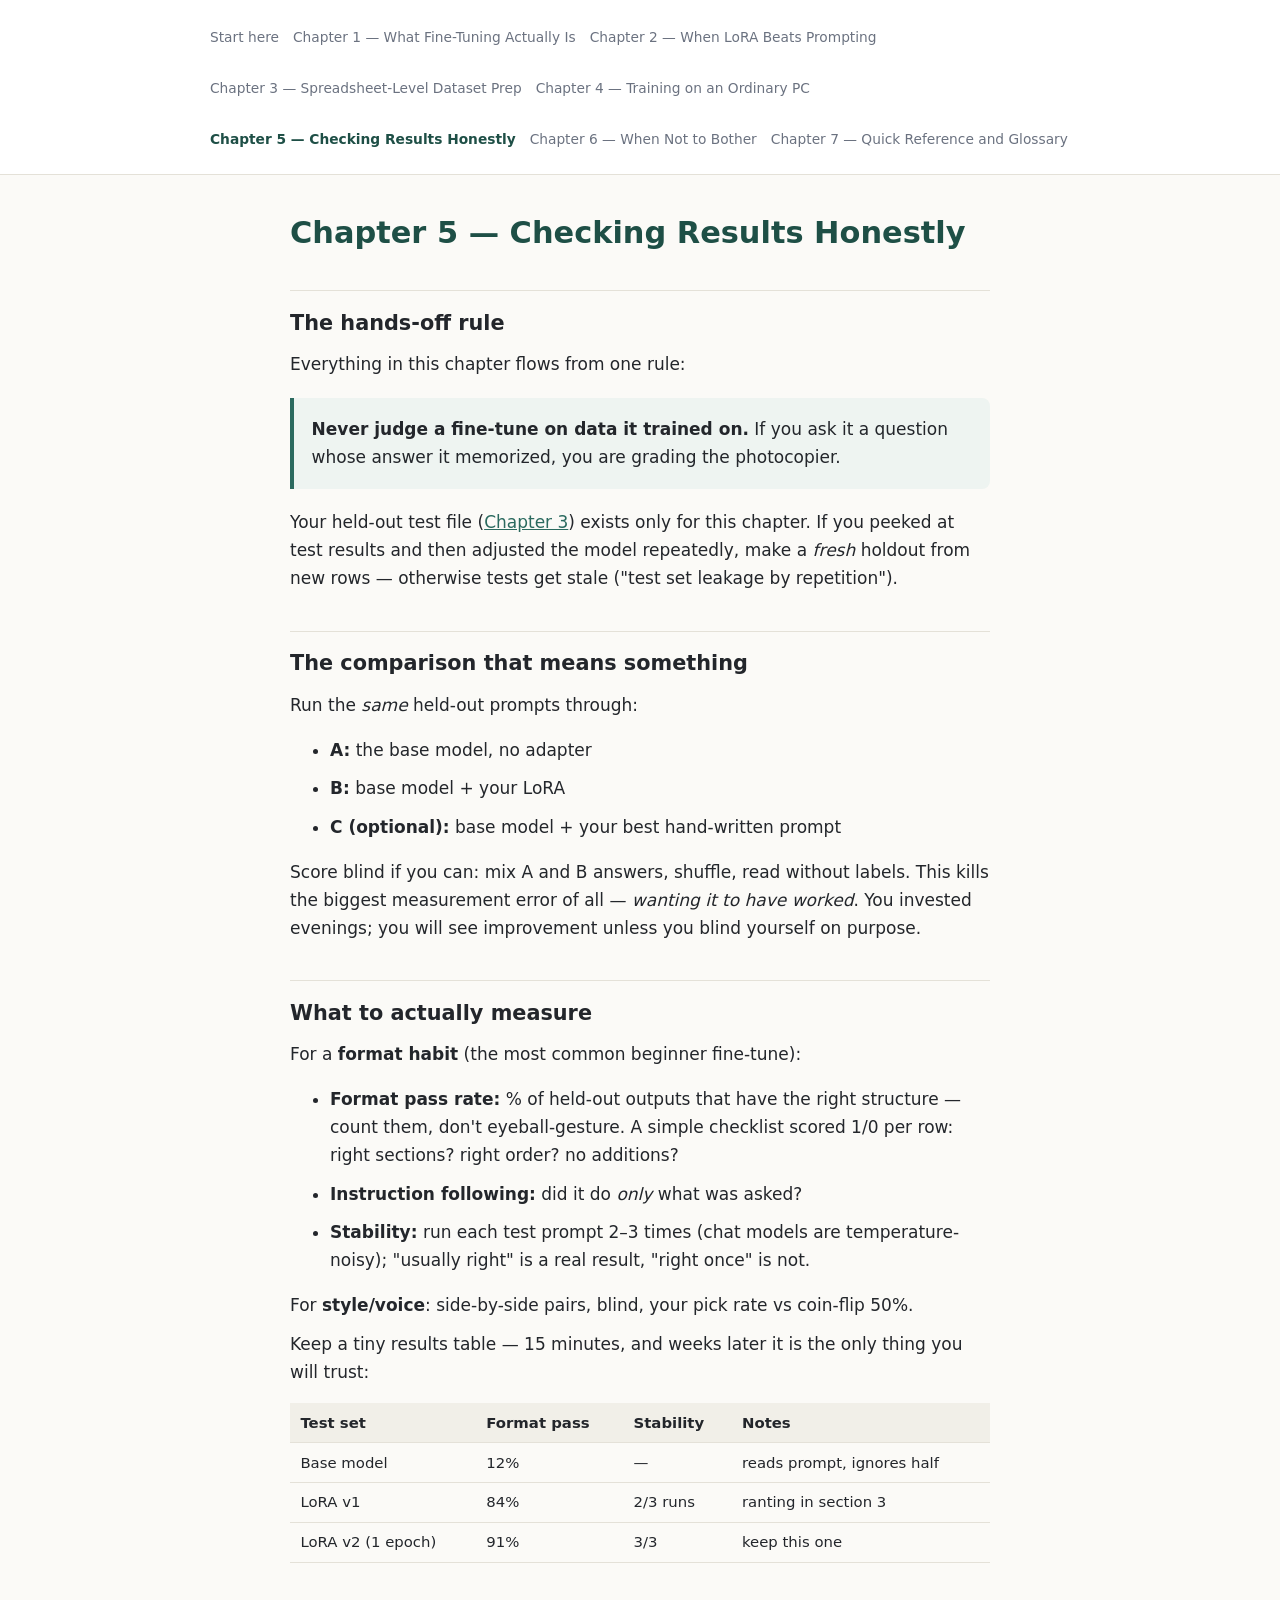
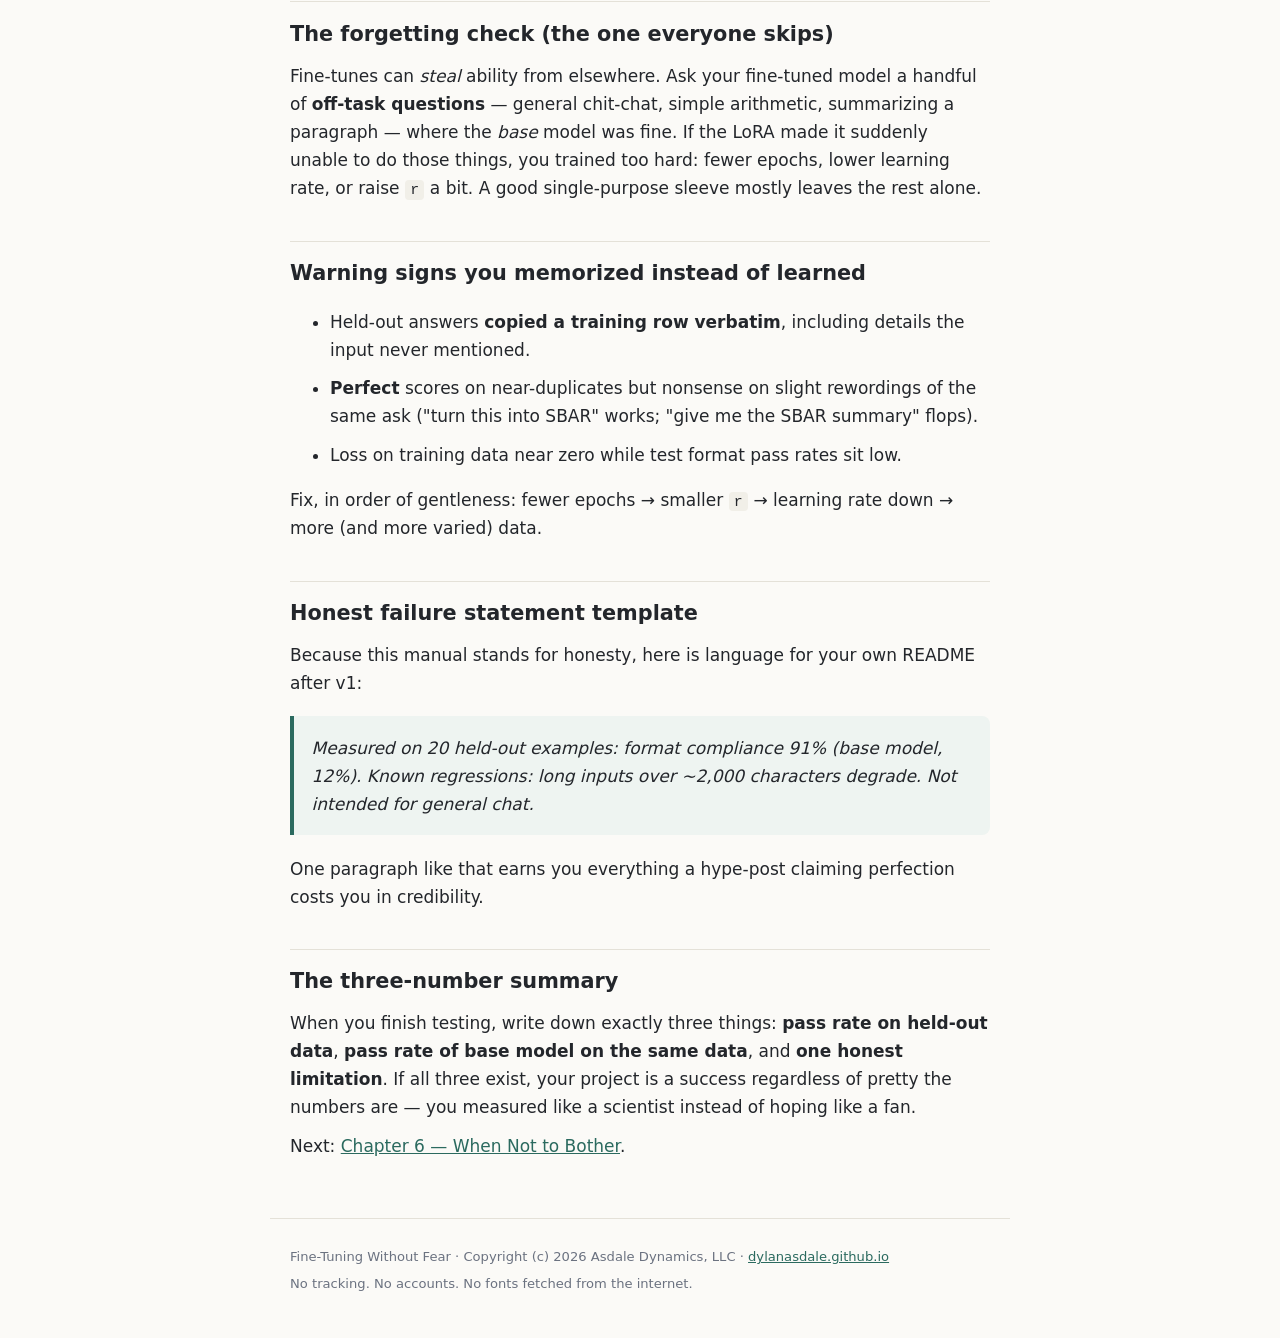
<file: site/05-checking-results-honestly.html>
<!DOCTYPE html>
<html lang="en">
<head>
<meta charset="utf-8">
<meta name="viewport" content="width=device-width, initial-scale=1">
<meta name="description" content="Fine-Tuning Without Fear - a beginner's manual by Asdale Dynamics, LLC">
<title>Chapter 5 — Checking Results Honestly · Fine-Tuning Without Fear</title>
<link rel="stylesheet" href="style.css">
</head>
<body>
<nav>
<ul>
<li><a href="index.html">Start here</a></li><li><a href="01-what-fine-tuning-actually-is.html">Chapter 1 — What Fine-Tuning Actually Is</a></li><li><a href="02-when-lora-beats-prompting.html">Chapter 2 — When LoRA Beats Prompting</a></li><li><a href="03-dataset-prep-spreadsheet-level.html">Chapter 3 — Spreadsheet-Level Dataset Prep</a></li><li><a href="04-training-on-an-ordinary-pc.html">Chapter 4 — Training on an Ordinary PC</a></li><li><a class="current" href="05-checking-results-honestly.html">Chapter 5 — Checking Results Honestly</a></li><li><a href="06-when-not-to-bother.html">Chapter 6 — When Not to Bother</a></li><li><a href="07-quick-reference-and-glossary.html">Chapter 7 — Quick Reference and Glossary</a></li>
</ul>
</nav>
<main>
<h1 id="chapter-5-checking-results-honestly">Chapter 5 — Checking Results Honestly</h1>
<h2 id="the-handsoff-rule">The hands-off rule</h2>
<p>Everything in this chapter flows from one rule:</p>
<blockquote><p><strong>Never judge a fine-tune on data it trained on.</strong> If you ask it a question whose answer it memorized, you are grading the photocopier.</p></blockquote>
<p>Your held-out test file (<a href="03-dataset-prep-spreadsheet-level.html">Chapter 3</a>) exists only for this chapter. If you peeked at test results and then adjusted the model repeatedly, make a <em>fresh</em> holdout from new rows — otherwise tests get stale ("test set leakage by repetition").</p>
<h2 id="the-comparison-that-means-something">The comparison that means something</h2>
<p>Run the <em>same</em> held-out prompts through:</p>
<ul>
<li><strong>A:</strong> the base model, no adapter</li>
<li><strong>B:</strong> base model + your LoRA</li>
<li><strong>C (optional):</strong> base model + your best hand-written prompt</li>
</ul>
<p>Score blind if you can: mix A and B answers, shuffle, read without labels. This kills the biggest measurement error of all — <em>wanting it to have worked</em>. You invested evenings; you will see improvement unless you blind yourself on purpose.</p>
<h2 id="what-to-actually-measure">What to actually measure</h2>
<p>For a <strong>format habit</strong> (the most common beginner fine-tune):</p>
<ul>
<li><strong>Format pass rate:</strong> % of held-out outputs that have the right structure — count them, don't eyeball-gesture. A simple checklist scored 1/0 per row: right sections? right order? no additions?</li>
<li><strong>Instruction following:</strong> did it do <em>only</em> what was asked?</li>
<li><strong>Stability:</strong> run each test prompt 2–3 times (chat models are temperature-noisy); "usually right" is a real result, "right once" is not.</li>
</ul>
<p>For <strong>style/voice</strong>: side-by-side pairs, blind, your pick rate vs coin-flip 50%.</p>
<p>Keep a tiny results table — 15 minutes, and weeks later it is the only thing you will trust:</p>
<table><thead>
<tr><th>Test set</th><th>Format pass</th><th>Stability</th><th>Notes</th></tr>
</thead><tbody>
<tr><td>Base model</td><td>12%</td><td>—</td><td>reads prompt, ignores half</td></tr>
<tr><td>LoRA v1</td><td>84%</td><td>2/3 runs</td><td>ranting in section 3</td></tr>
<tr><td>LoRA v2 (1 epoch)</td><td>91%</td><td>3/3</td><td>keep this one</td></tr>
</tbody></table>
<h2 id="the-forgetting-check-the-one-everyone-skips">The forgetting check (the one everyone skips)</h2>
<p>Fine-tunes can <em>steal</em> ability from elsewhere. Ask your fine-tuned model a handful of <strong>off-task questions</strong> — general chit-chat, simple arithmetic, summarizing a paragraph — where the <em>base</em> model was fine. If the LoRA made it suddenly unable to do those things, you trained too hard: fewer epochs, lower learning rate, or raise <code>r</code> a bit. A good single-purpose sleeve mostly leaves the rest alone.</p>
<h2 id="warning-signs-you-memorized-instead-of-learned">Warning signs you memorized instead of learned</h2>
<ul>
<li>Held-out answers <strong>copied a training row verbatim</strong>, including details the input never mentioned.</li>
<li><strong>Perfect</strong> scores on near-duplicates but nonsense on slight rewordings of the same ask ("turn this into SBAR" works; "give me the SBAR summary" flops).</li>
<li>Loss on training data near zero while test format pass rates sit low.</li>
</ul>
<p>Fix, in order of gentleness: fewer epochs → smaller <code>r</code> → learning rate down → more (and more varied) data.</p>
<h2 id="honest-failure-statement-template">Honest failure statement template</h2>
<p>Because this manual stands for honesty, here is language for your own README after v1:</p>
<blockquote><p><em>Measured on 20 held-out examples: format compliance 91% (base model, 12%). Known regressions: long inputs over ~2,000 characters degrade. Not intended for general chat.</em></p></blockquote>
<p>One paragraph like that earns you everything a hype-post claiming perfection costs you in credibility.</p>
<h2 id="the-threenumber-summary">The three-number summary</h2>
<p>When you finish testing, write down exactly three things: <strong>pass rate on held-out data</strong>, <strong>pass rate of base model on the same data</strong>, and <strong>one honest limitation</strong>. If all three exist, your project is a success regardless of pretty the numbers are — you measured like a scientist instead of hoping like a fan.</p>
<p>Next: <a href="06-when-not-to-bother.html">Chapter 6 — When Not to Bother</a>.</p>
</main>
<footer>
<p>Fine-Tuning Without Fear &middot; Copyright (c) 2026 Asdale Dynamics, LLC &middot; <a href="https://dylanasdale.github.io">dylanasdale.github.io</a></p>
<p>No tracking. No accounts. No fonts fetched from the internet.</p>
</footer>
</body>
</html>
</file>
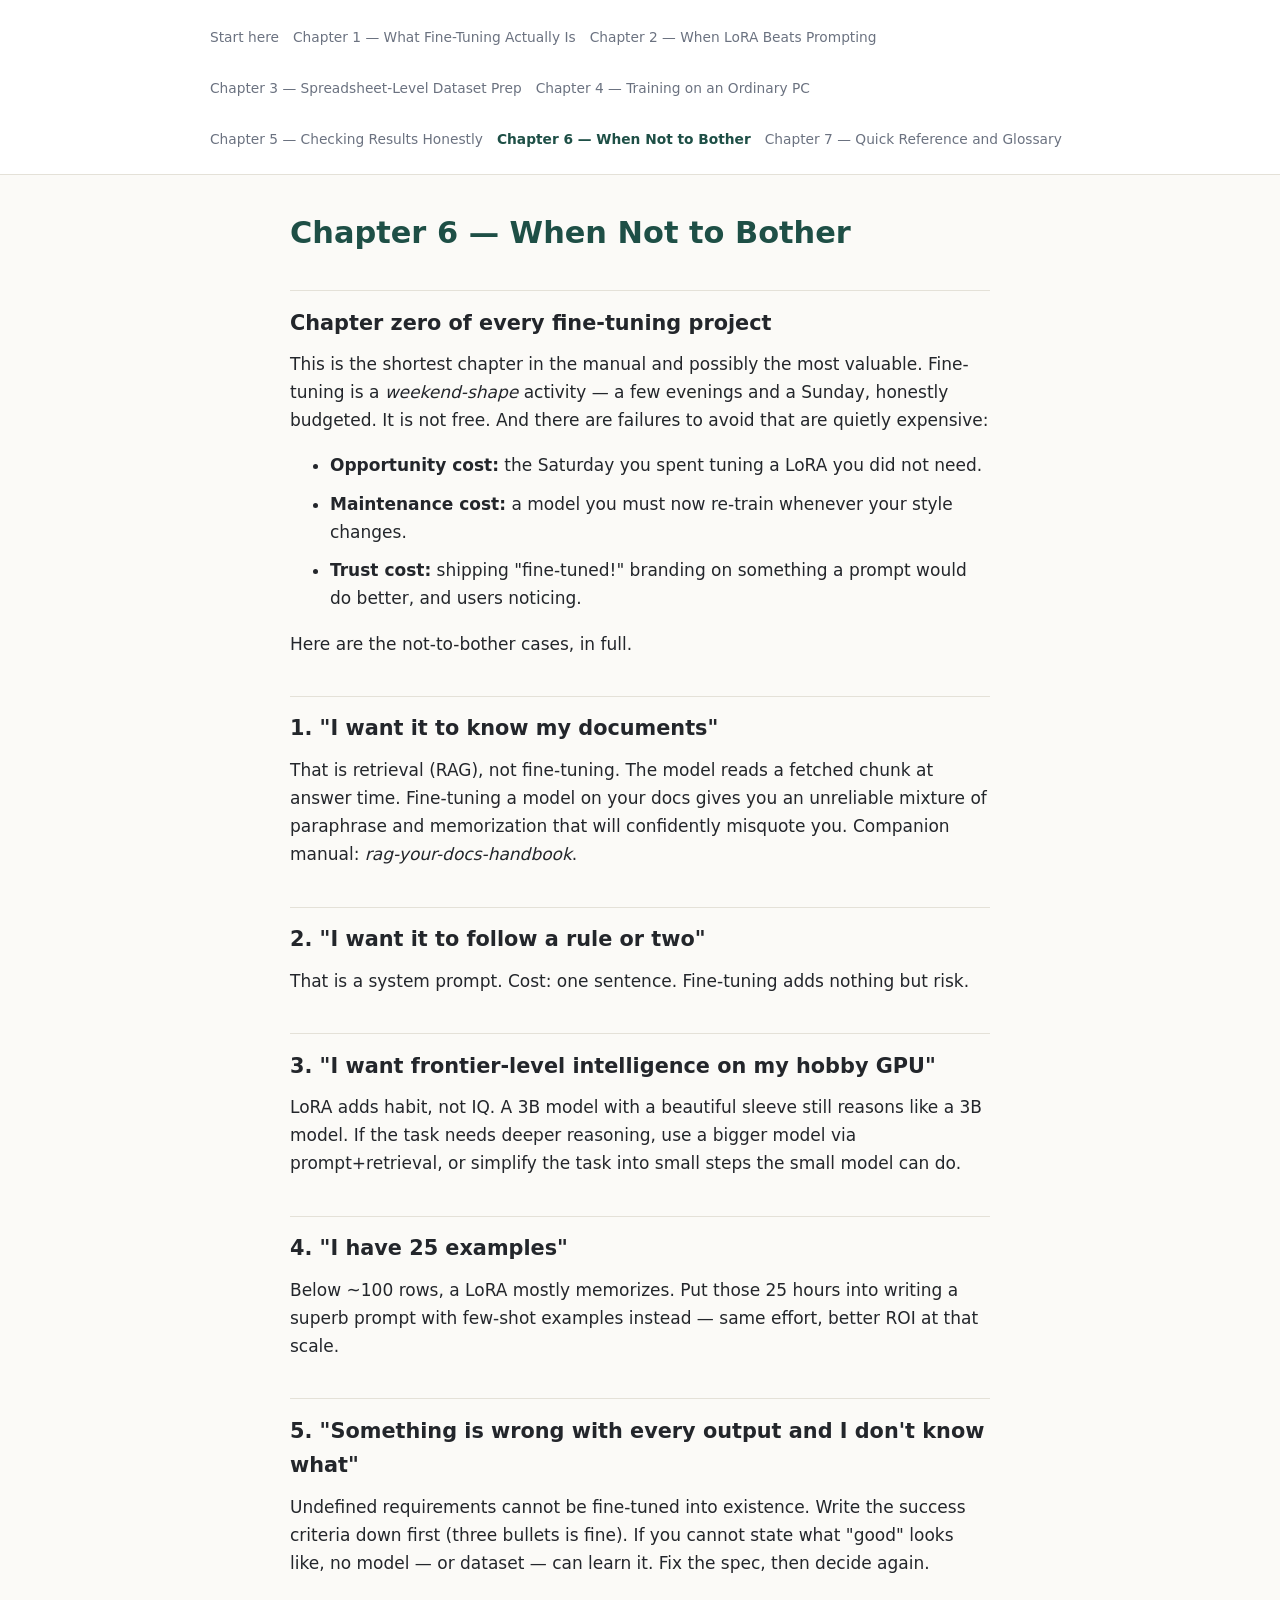
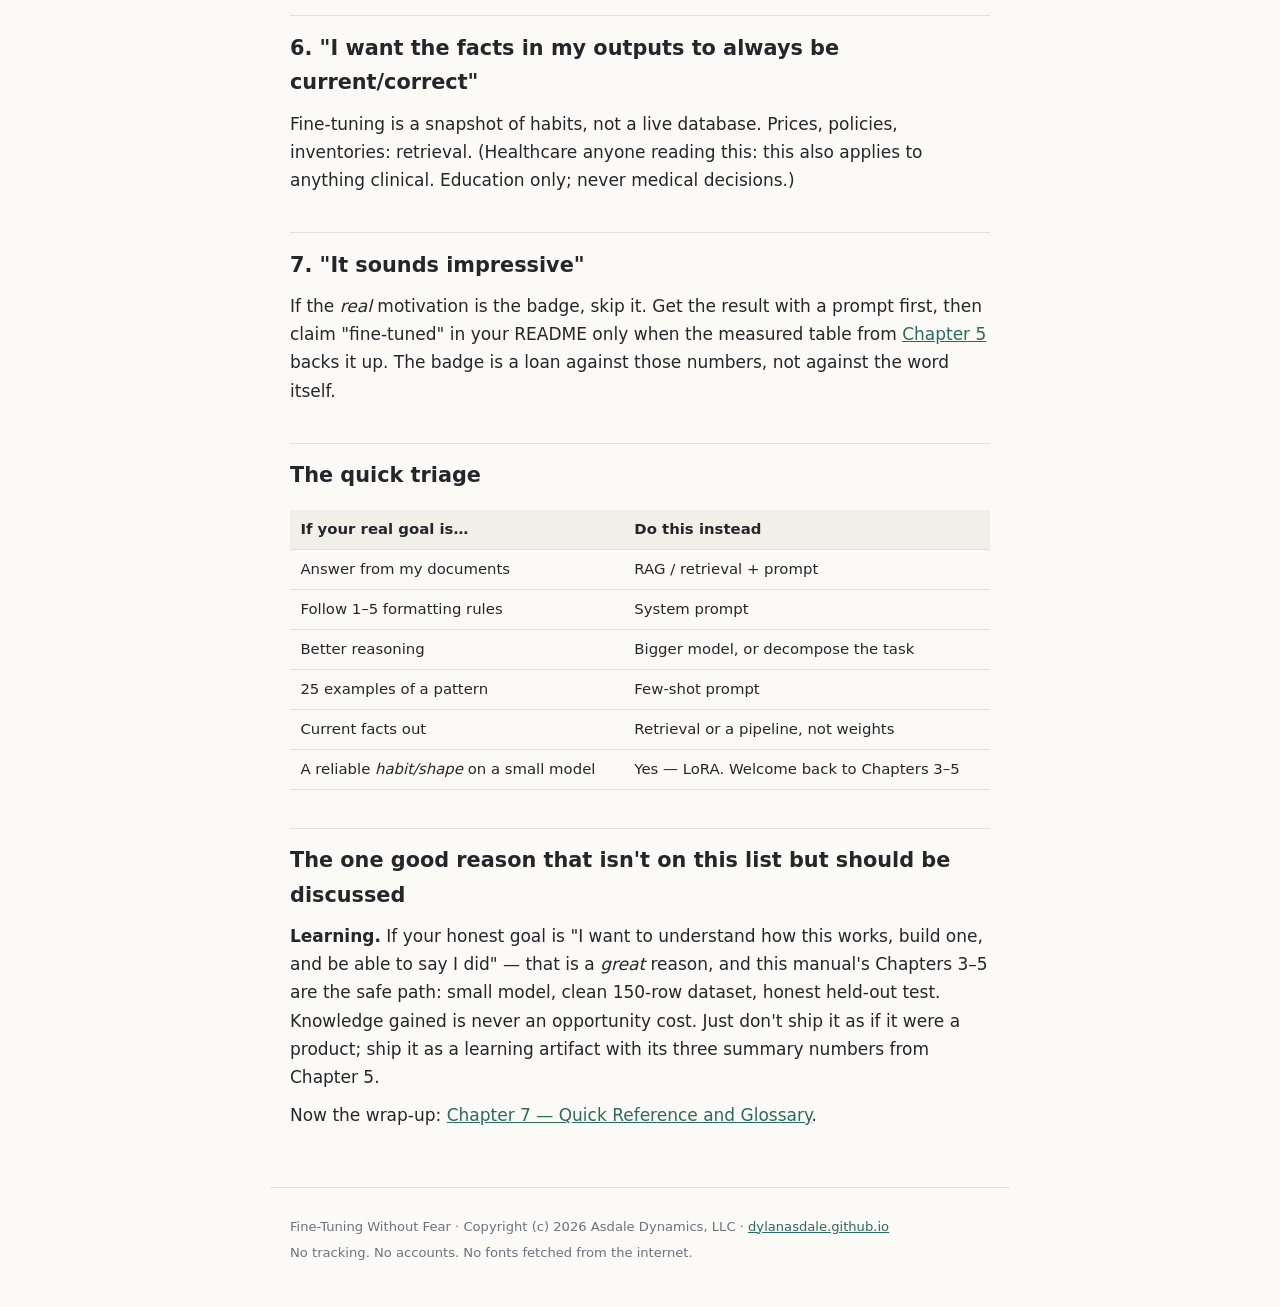
<file: site/06-when-not-to-bother.html>
<!DOCTYPE html>
<html lang="en">
<head>
<meta charset="utf-8">
<meta name="viewport" content="width=device-width, initial-scale=1">
<meta name="description" content="Fine-Tuning Without Fear - a beginner's manual by Asdale Dynamics, LLC">
<title>Chapter 6 — When Not to Bother · Fine-Tuning Without Fear</title>
<link rel="stylesheet" href="style.css">
</head>
<body>
<nav>
<ul>
<li><a href="index.html">Start here</a></li><li><a href="01-what-fine-tuning-actually-is.html">Chapter 1 — What Fine-Tuning Actually Is</a></li><li><a href="02-when-lora-beats-prompting.html">Chapter 2 — When LoRA Beats Prompting</a></li><li><a href="03-dataset-prep-spreadsheet-level.html">Chapter 3 — Spreadsheet-Level Dataset Prep</a></li><li><a href="04-training-on-an-ordinary-pc.html">Chapter 4 — Training on an Ordinary PC</a></li><li><a href="05-checking-results-honestly.html">Chapter 5 — Checking Results Honestly</a></li><li><a class="current" href="06-when-not-to-bother.html">Chapter 6 — When Not to Bother</a></li><li><a href="07-quick-reference-and-glossary.html">Chapter 7 — Quick Reference and Glossary</a></li>
</ul>
</nav>
<main>
<h1 id="chapter-6-when-not-to-bother">Chapter 6 — When Not to Bother</h1>
<h2 id="chapter-zero-of-every-finetuning-project">Chapter zero of every fine-tuning project</h2>
<p>This is the shortest chapter in the manual and possibly the most valuable. Fine-tuning is a <em>weekend-shape</em> activity — a few evenings and a Sunday, honestly budgeted. It is not free. And there are failures to avoid that are quietly expensive:</p>
<ul>
<li><strong>Opportunity cost:</strong> the Saturday you spent tuning a LoRA you did not need.</li>
<li><strong>Maintenance cost:</strong> a model you must now re-train whenever your style changes.</li>
<li><strong>Trust cost:</strong> shipping "fine-tuned!" branding on something a prompt would do better, and users noticing.</li>
</ul>
<p>Here are the not-to-bother cases, in full.</p>
<h2 id="1-i-want-it-to-know-my-documents">1. "I want it to know my documents"</h2>
<p>That is retrieval (RAG), not fine-tuning. The model reads a fetched chunk at answer time. Fine-tuning a model on your docs gives you an unreliable mixture of paraphrase and memorization that will confidently misquote you. Companion manual: <em>rag-your-docs-handbook</em>.</p>
<h2 id="2-i-want-it-to-follow-a-rule-or-two">2. "I want it to follow a rule or two"</h2>
<p>That is a system prompt. Cost: one sentence. Fine-tuning adds nothing but risk.</p>
<h2 id="3-i-want-frontierlevel-intelligence-on-my-hobby-gpu">3. "I want frontier-level intelligence on my hobby GPU"</h2>
<p>LoRA adds habit, not IQ. A 3B model with a beautiful sleeve still reasons like a 3B model. If the task needs deeper reasoning, use a bigger model via prompt+retrieval, or simplify the task into small steps the small model can do.</p>
<h2 id="4-i-have-25-examples">4. "I have 25 examples"</h2>
<p>Below ~100 rows, a LoRA mostly memorizes. Put those 25 hours into writing a superb prompt with few-shot examples instead — same effort, better ROI at that scale.</p>
<h2 id="5-something-is-wrong-with-every-output-and-i-dont-know-what">5. "Something is wrong with every output and I don't know what"</h2>
<p>Undefined requirements cannot be fine-tuned into existence. Write the success criteria down first (three bullets is fine). If you cannot state what "good" looks like, no model — or dataset — can learn it. Fix the spec, then decide again.</p>
<h2 id="6-i-want-the-facts-in-my-outputs-to-always-be-currentcorrect">6. "I want the facts in my outputs to always be current/correct"</h2>
<p>Fine-tuning is a snapshot of habits, not a live database. Prices, policies, inventories: retrieval. (Healthcare anyone reading this: this also applies to anything clinical. Education only; never medical decisions.)</p>
<h2 id="7-it-sounds-impressive">7. "It sounds impressive"</h2>
<p>If the <em>real</em> motivation is the badge, skip it. Get the result with a prompt first, then claim "fine-tuned" in your README only when the measured table from <a href="05-checking-results-honestly.html">Chapter 5</a> backs it up. The badge is a loan against those numbers, not against the word itself.</p>
<h2 id="the-quick-triage">The quick triage</h2>
<table><thead>
<tr><th>If your real goal is…</th><th>Do this instead</th></tr>
</thead><tbody>
<tr><td>Answer from my documents</td><td>RAG / retrieval + prompt</td></tr>
<tr><td>Follow 1–5 formatting rules</td><td>System prompt</td></tr>
<tr><td>Better reasoning</td><td>Bigger model, or decompose the task</td></tr>
<tr><td>25 examples of a pattern</td><td>Few-shot prompt</td></tr>
<tr><td>Current facts out</td><td>Retrieval or a pipeline, not weights</td></tr>
<tr><td>A reliable <em>habit/shape</em> on a small model</td><td>Yes — LoRA. Welcome back to Chapters 3–5</td></tr>
</tbody></table>
<h2 id="the-one-good-reason-that-isnt-on-this-list-but-should-be-discussed">The one good reason that isn't on this list but should be discussed</h2>
<p><strong>Learning.</strong> If your honest goal is "I want to understand how this works, build one, and be able to say I did" — that is a <em>great</em> reason, and this manual's Chapters 3–5 are the safe path: small model, clean 150-row dataset, honest held-out test. Knowledge gained is never an opportunity cost. Just don't ship it as if it were a product; ship it as a learning artifact with its three summary numbers from Chapter 5.</p>
<p>Now the wrap-up: <a href="07-quick-reference-and-glossary.html">Chapter 7 — Quick Reference and Glossary</a>.</p>
</main>
<footer>
<p>Fine-Tuning Without Fear &middot; Copyright (c) 2026 Asdale Dynamics, LLC &middot; <a href="https://dylanasdale.github.io">dylanasdale.github.io</a></p>
<p>No tracking. No accounts. No fonts fetched from the internet.</p>
</footer>
</body>
</html>
</file>
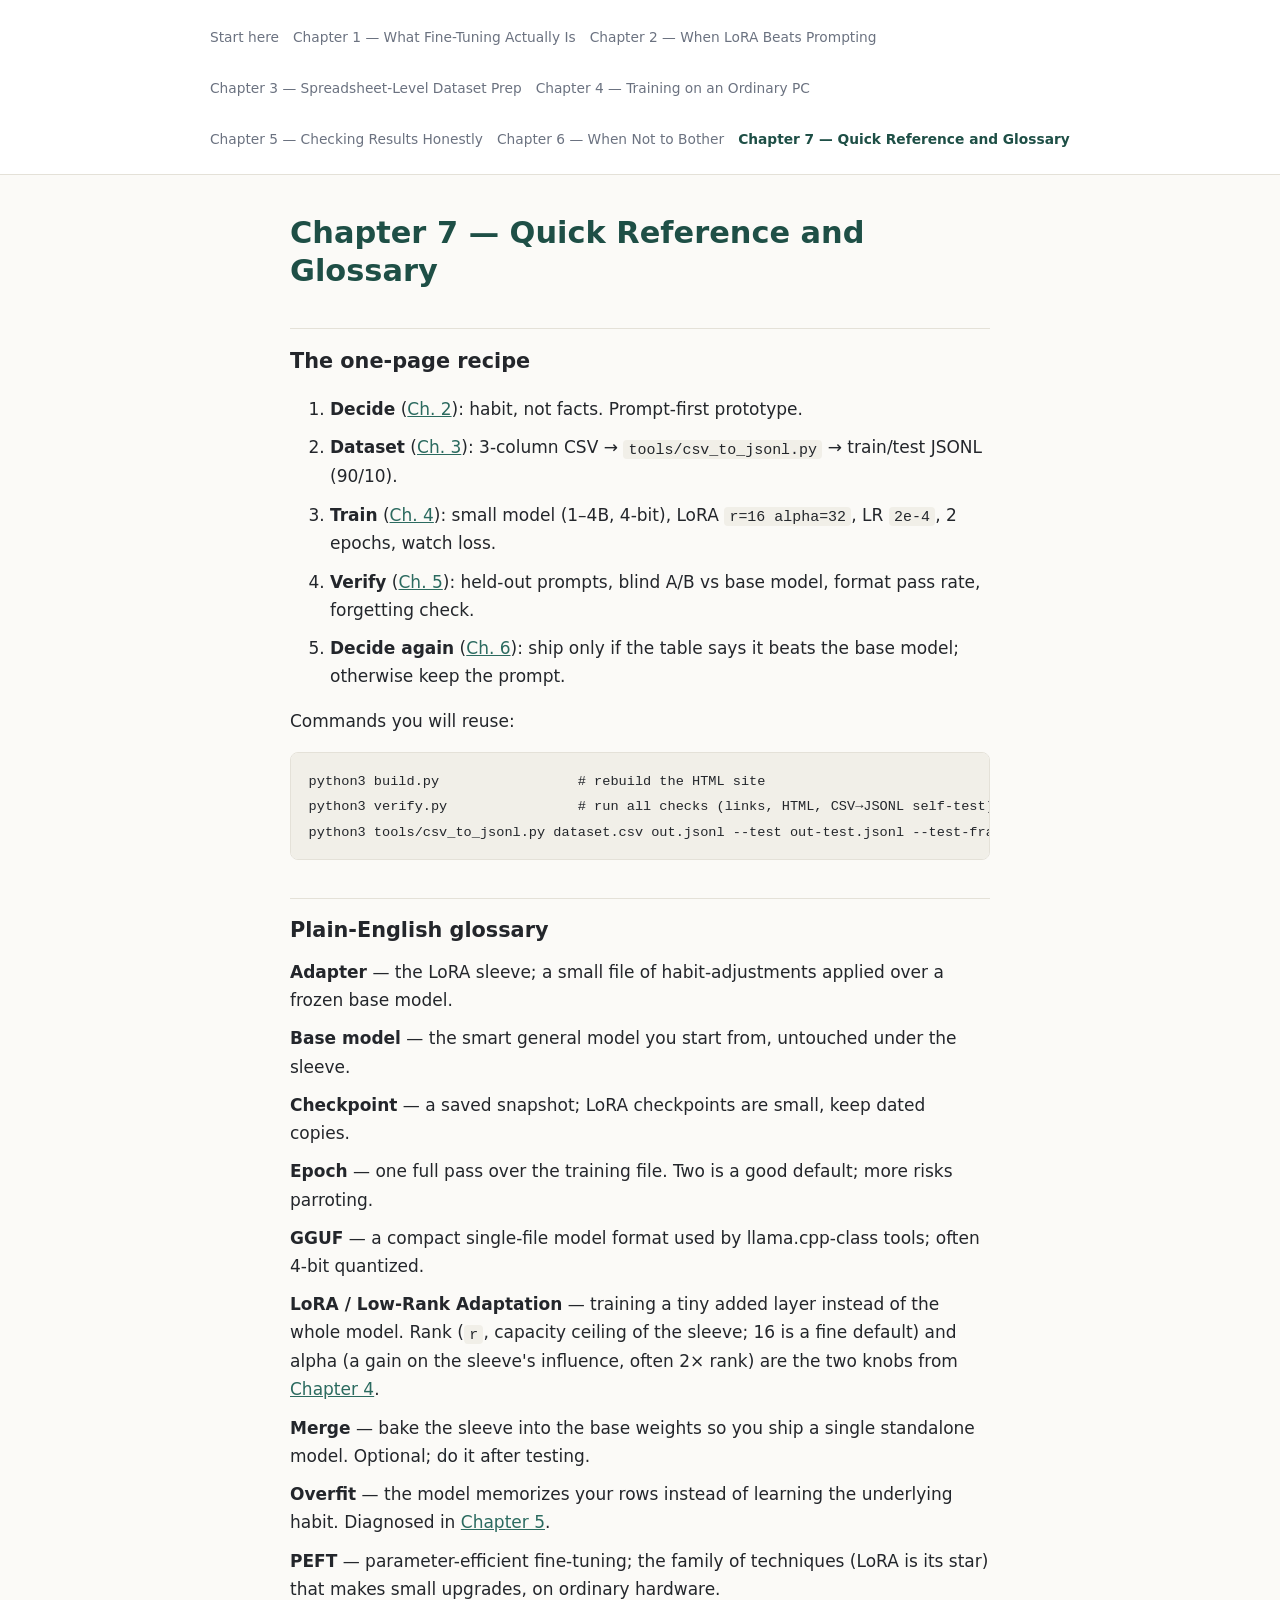
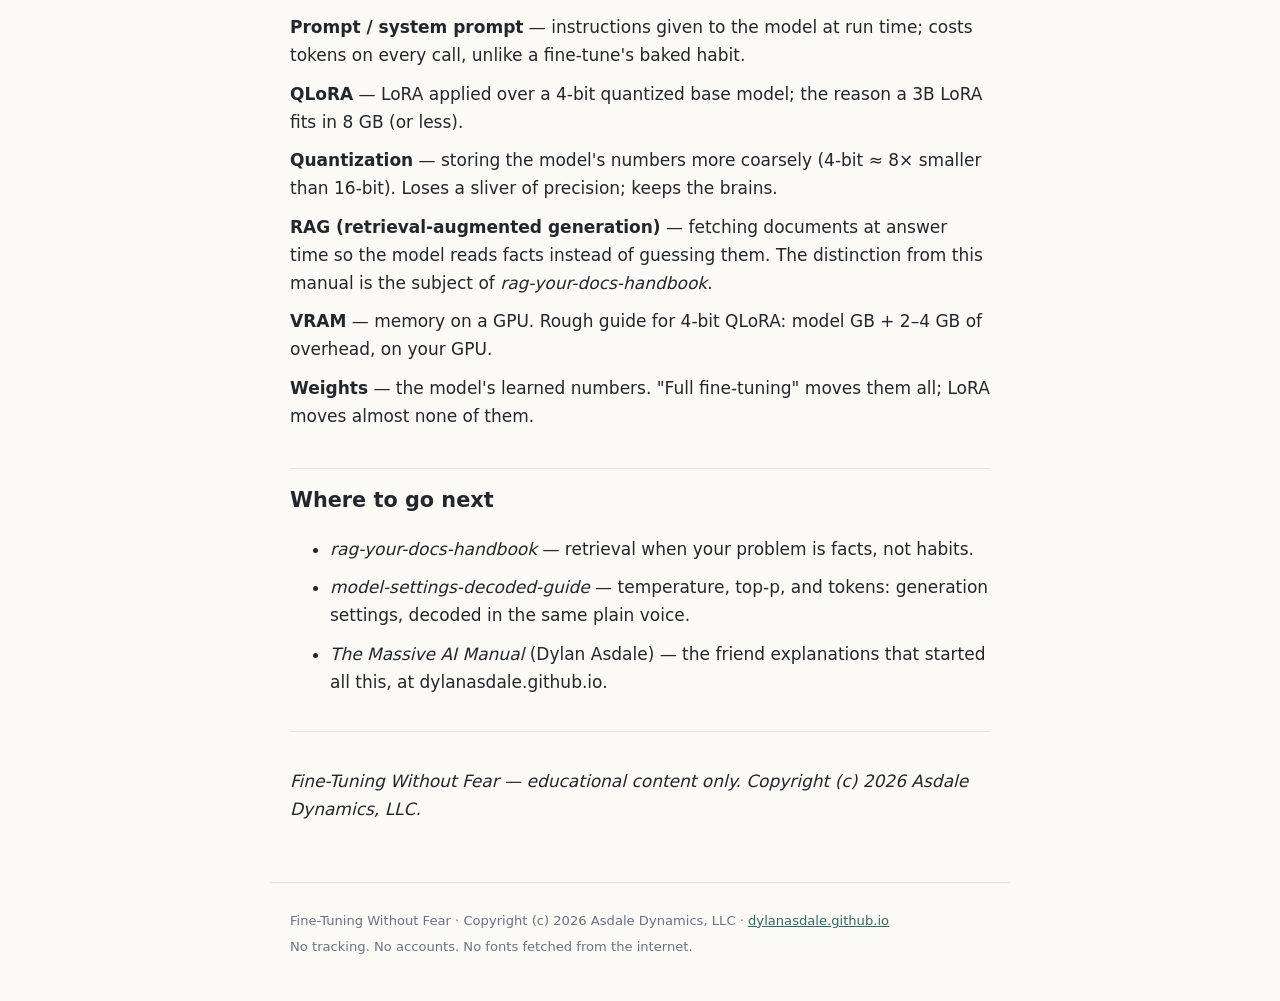
<file: site/07-quick-reference-and-glossary.html>
<!DOCTYPE html>
<html lang="en">
<head>
<meta charset="utf-8">
<meta name="viewport" content="width=device-width, initial-scale=1">
<meta name="description" content="Fine-Tuning Without Fear - a beginner's manual by Asdale Dynamics, LLC">
<title>Chapter 7 — Quick Reference and Glossary · Fine-Tuning Without Fear</title>
<link rel="stylesheet" href="style.css">
</head>
<body>
<nav>
<ul>
<li><a href="index.html">Start here</a></li><li><a href="01-what-fine-tuning-actually-is.html">Chapter 1 — What Fine-Tuning Actually Is</a></li><li><a href="02-when-lora-beats-prompting.html">Chapter 2 — When LoRA Beats Prompting</a></li><li><a href="03-dataset-prep-spreadsheet-level.html">Chapter 3 — Spreadsheet-Level Dataset Prep</a></li><li><a href="04-training-on-an-ordinary-pc.html">Chapter 4 — Training on an Ordinary PC</a></li><li><a href="05-checking-results-honestly.html">Chapter 5 — Checking Results Honestly</a></li><li><a href="06-when-not-to-bother.html">Chapter 6 — When Not to Bother</a></li><li><a class="current" href="07-quick-reference-and-glossary.html">Chapter 7 — Quick Reference and Glossary</a></li>
</ul>
</nav>
<main>
<h1 id="chapter-7-quick-reference-and-glossary">Chapter 7 — Quick Reference and Glossary</h1>
<h2 id="the-onepage-recipe">The one-page recipe</h2>
<ol>
<li><strong>Decide</strong> (<a href="02-when-lora-beats-prompting.html">Ch. 2</a>): habit, not facts. Prompt-first prototype.</li>
<li><strong>Dataset</strong> (<a href="03-dataset-prep-spreadsheet-level.html">Ch. 3</a>): 3-column CSV → <code>tools/csv_to_jsonl.py</code> → train/test JSONL (90/10).</li>
<li><strong>Train</strong> (<a href="04-training-on-an-ordinary-pc.html">Ch. 4</a>): small model (1–4B, 4-bit), LoRA <code>r=16 alpha=32</code>, LR <code>2e-4</code>, 2 epochs, watch loss.</li>
<li><strong>Verify</strong> (<a href="05-checking-results-honestly.html">Ch. 5</a>): held-out prompts, blind A/B vs base model, format pass rate, forgetting check.</li>
<li><strong>Decide again</strong> (<a href="06-when-not-to-bother.html">Ch. 6</a>): ship only if the table says it beats the base model; otherwise keep the prompt.</li>
</ol>
<p>Commands you will reuse:</p>
<pre><code class="lang-bash">python3 build.py                 # rebuild the HTML site
python3 verify.py                # run all checks (links, HTML, CSV→JSONL self-test)
python3 tools/csv_to_jsonl.py dataset.csv out.jsonl --test out-test.jsonl --test-frac 0.1</code></pre>
<h2 id="plainenglish-glossary">Plain-English glossary</h2>
<p><strong>Adapter</strong> — the LoRA sleeve; a small file of habit-adjustments applied over a frozen base model.</p>
<p><strong>Base model</strong> — the smart general model you start from, untouched under the sleeve.</p>
<p><strong>Checkpoint</strong> — a saved snapshot; LoRA checkpoints are small, keep dated copies.</p>
<p><strong>Epoch</strong> — one full pass over the training file. Two is a good default; more risks parroting.</p>
<p><strong>GGUF</strong> — a compact single-file model format used by llama.cpp-class tools; often 4-bit quantized.</p>
<p><strong>LoRA / Low-Rank Adaptation</strong> — training a tiny added layer instead of the whole model. Rank (<code>r</code>, capacity ceiling of the sleeve; 16 is a fine default) and alpha (a gain on the sleeve's influence, often 2× rank) are the two knobs from <a href="04-training-on-an-ordinary-pc.html">Chapter 4</a>.</p>
<p><strong>Merge</strong> — bake the sleeve into the base weights so you ship a single standalone model. Optional; do it after testing.</p>
<p><strong>Overfit</strong> — the model memorizes your rows instead of learning the underlying habit. Diagnosed in <a href="05-checking-results-honestly.html">Chapter 5</a>.</p>
<p><strong>PEFT</strong> — parameter-efficient fine-tuning; the family of techniques (LoRA is its star) that makes small upgrades, on ordinary hardware.</p>
<p><strong>Prompt / system prompt</strong> — instructions given to the model at run time; costs tokens on every call, unlike a fine-tune's baked habit.</p>
<p><strong>QLoRA</strong> — LoRA applied over a 4-bit quantized base model; the reason a 3B LoRA fits in 8 GB (or less).</p>
<p><strong>Quantization</strong> — storing the model's numbers more coarsely (4-bit ≈ 8× smaller than 16-bit). Loses a sliver of precision; keeps the brains.</p>
<p><strong>RAG (retrieval-augmented generation)</strong> — fetching documents at answer time so the model reads facts instead of guessing them. The distinction from this manual is the subject of <em>rag-your-docs-handbook</em>.</p>
<p><strong>VRAM</strong> — memory on a GPU. Rough guide for 4-bit QLoRA: model GB + 2–4 GB of overhead, on your GPU.</p>
<p><strong>Weights</strong> — the model's learned numbers. "Full fine-tuning" moves them all; LoRA moves almost none of them.</p>
<h2 id="where-to-go-next">Where to go next</h2>
<ul>
<li><em>rag-your-docs-handbook</em> — retrieval when your problem is facts, not habits.</li>
<li><em>model-settings-decoded-guide</em> — temperature, top-p, and tokens: generation settings, decoded in the same plain voice.</li>
<li><em>The Massive AI Manual</em> (Dylan Asdale) — the friend explanations that started all this, at dylanasdale.github.io.</li>
</ul>
<hr>
<p><em>Fine-Tuning Without Fear — educational content only. Copyright (c) 2026 Asdale Dynamics, LLC.</em></p>
</main>
<footer>
<p>Fine-Tuning Without Fear &middot; Copyright (c) 2026 Asdale Dynamics, LLC &middot; <a href="https://dylanasdale.github.io">dylanasdale.github.io</a></p>
<p>No tracking. No accounts. No fonts fetched from the internet.</p>
</footer>
</body>
</html>
</file>
<file: site/style.css>
/* Fine-Tuning Without Fear — static site styles.
   System fonts only. No web fonts, no tracking, no JavaScript. */

:root {
  --ink: #23262b;
  --muted: #6b7280;
  --paper: #fbfaf7;
  --card: #ffffff;
  --line: #e4e1d8;
  --accent: #2b6a5f;
  --accent-dark: #1e4f46;
  --code-bg: #f1efe8;
}

* { box-sizing: border-box; }

html { -webkit-text-size-adjust: 100%; }

body {
  margin: 0;
  background: var(--paper);
  color: var(--ink);
  font-family: ui-sans-serif, system-ui, -apple-system, "Segoe UI", Roboto,
    Helvetica, Arial, sans-serif;
  font-size: 17px;
  line-height: 1.65;
}

/* navigation */

nav {
  background: var(--card);
  border-bottom: 1px solid var(--line);
  padding: 0.75rem 16px;
}

nav ul {
  margin: 0 auto;
  padding: 0;
  list-style: none;
  display: flex;
  flex-wrap: wrap;
  gap: 2px 14px;
  max-width: 860px;
}

nav a {
  color: var(--muted);
  text-decoration: none;
  font-size: 0.86rem;
}

nav a:hover { color: var(--accent-dark); }

nav a.current {
  color: var(--accent-dark);
  font-weight: 600;
}

/* content */

main {
  max-width: 740px;
  margin: 0 auto;
  padding: 2.2rem 20px 3rem;
}

h1 {
  font-size: 1.9rem;
  line-height: 1.25;
  margin: 0.2rem 0 1rem;
  color: var(--accent-dark);
}

h2 {
  font-size: 1.3rem;
  margin: 2.4rem 0 0.6rem;
  padding-top: 0.9rem;
  border-top: 1px solid var(--line);
}

h3 {
  font-size: 1.08rem;
  margin: 1.8rem 0 0.4rem;
}

p, li { margin: 0.65rem 0; }

a { color: var(--accent); }

a:hover { color: var(--accent-dark); }

/* code */

code {
  font-family: ui-monospace, SFMono-Regular, Menlo, Consolas,
    "Liberation Mono", monospace;
  font-size: 0.88em;
  background: var(--code-bg);
  padding: 0.12em 0.35em;
  border-radius: 4px;
}

pre {
  background: var(--code-bg);
  border: 1px solid var(--line);
  border-radius: 8px;
  padding: 0.9rem 1.1rem;
  overflow-x: auto;
  line-height: 1.5;
}

pre code {
  background: none;
  padding: 0;
  font-size: 0.85rem;
}

/* tables */

table {
  border-collapse: collapse;
  width: 100%;
  margin: 1.1rem 0;
  font-size: 0.93rem;
}

th, td {
  text-align: left;
  border-bottom: 1px solid var(--line);
  padding: 0.45rem 0.65rem;
  vertical-align: top;
}

th { background: var(--code-bg); }

/* callouts */

blockquote {
  margin: 1.2rem 0;
  padding: 0.7rem 1.1rem;
  background: #eef4f1;
  border-left: 4px solid var(--accent);
  border-radius: 0 8px 8px 0;
}

blockquote p { margin: 0.4rem 0; }

hr {
  border: none;
  border-top: 1px solid var(--line);
  margin: 2.2rem 0;
}

/* footer */

footer {
  border-top: 1px solid var(--line);
  color: var(--muted);
  font-size: 0.82rem;
  max-width: 740px;
  margin: 0 auto;
  padding: 1.4rem 20px 2.4rem;
}

footer p { margin: 0.3rem 0; }
</file>
